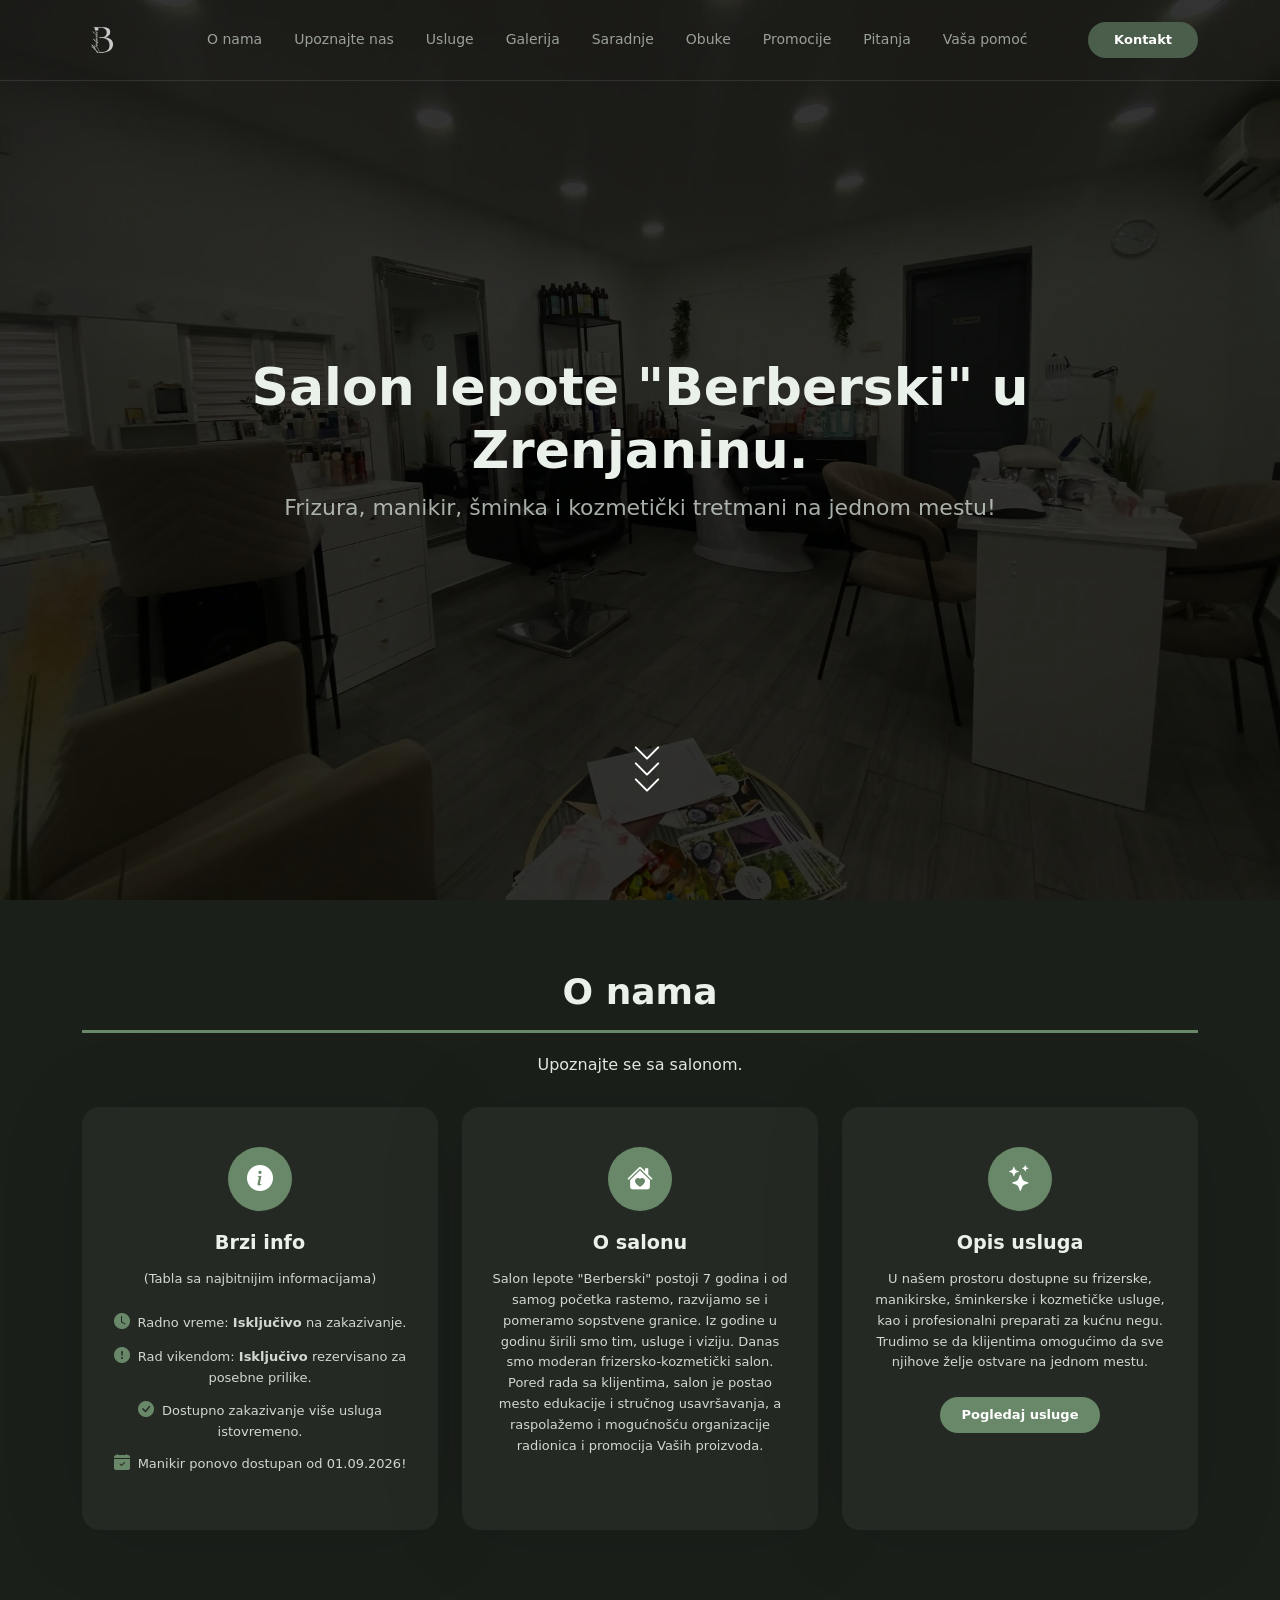
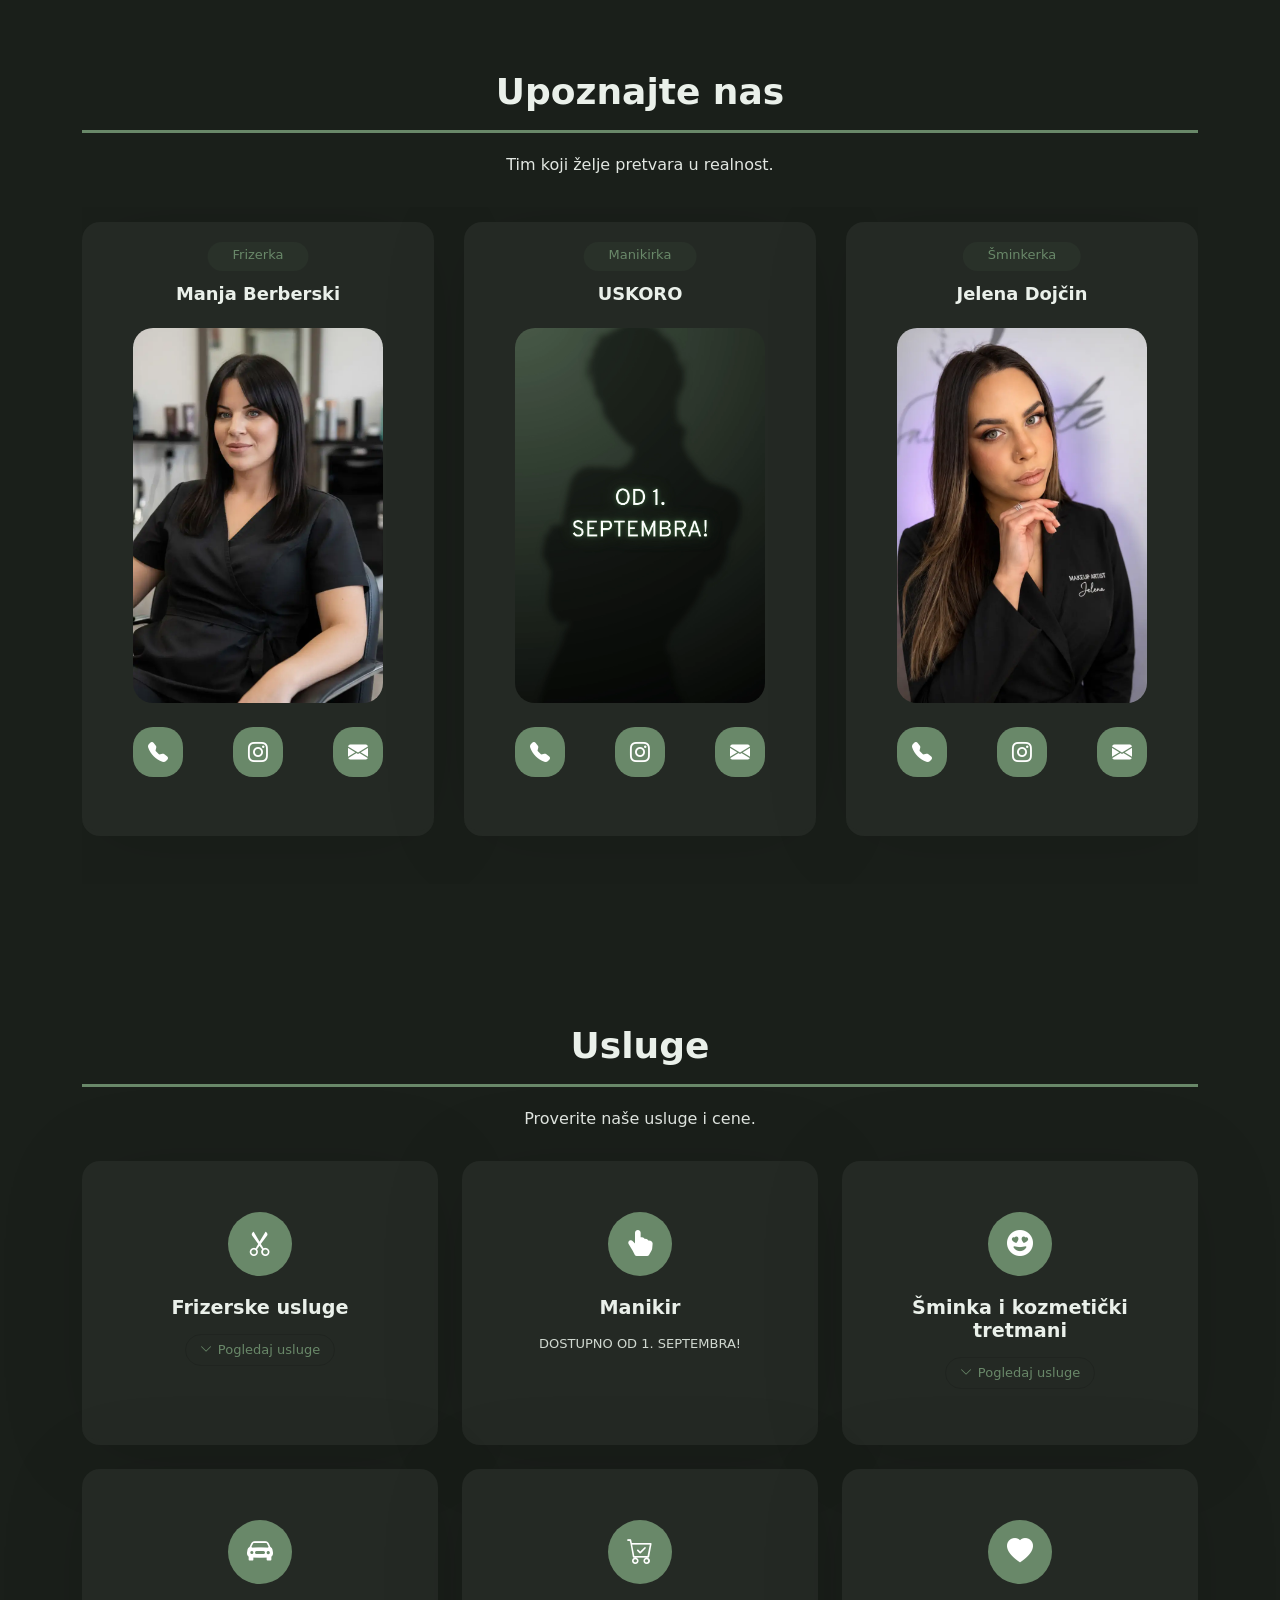
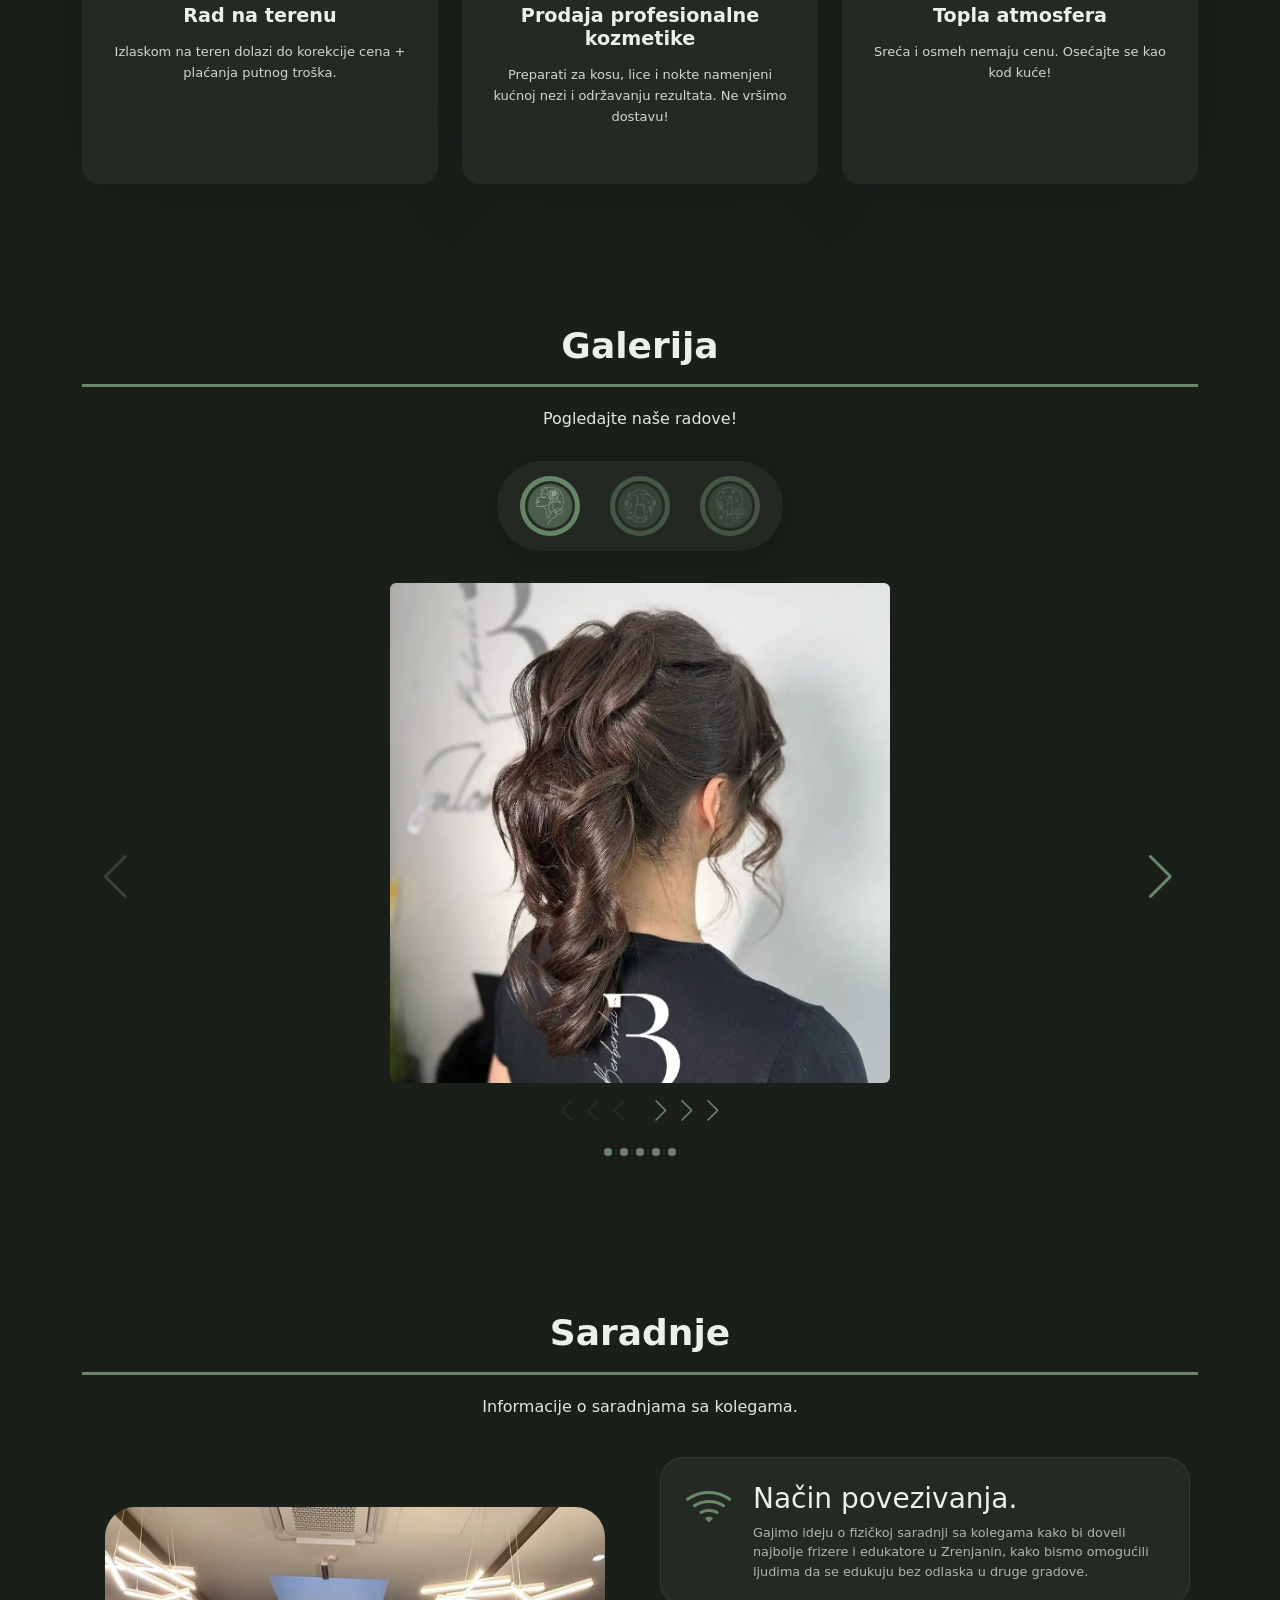
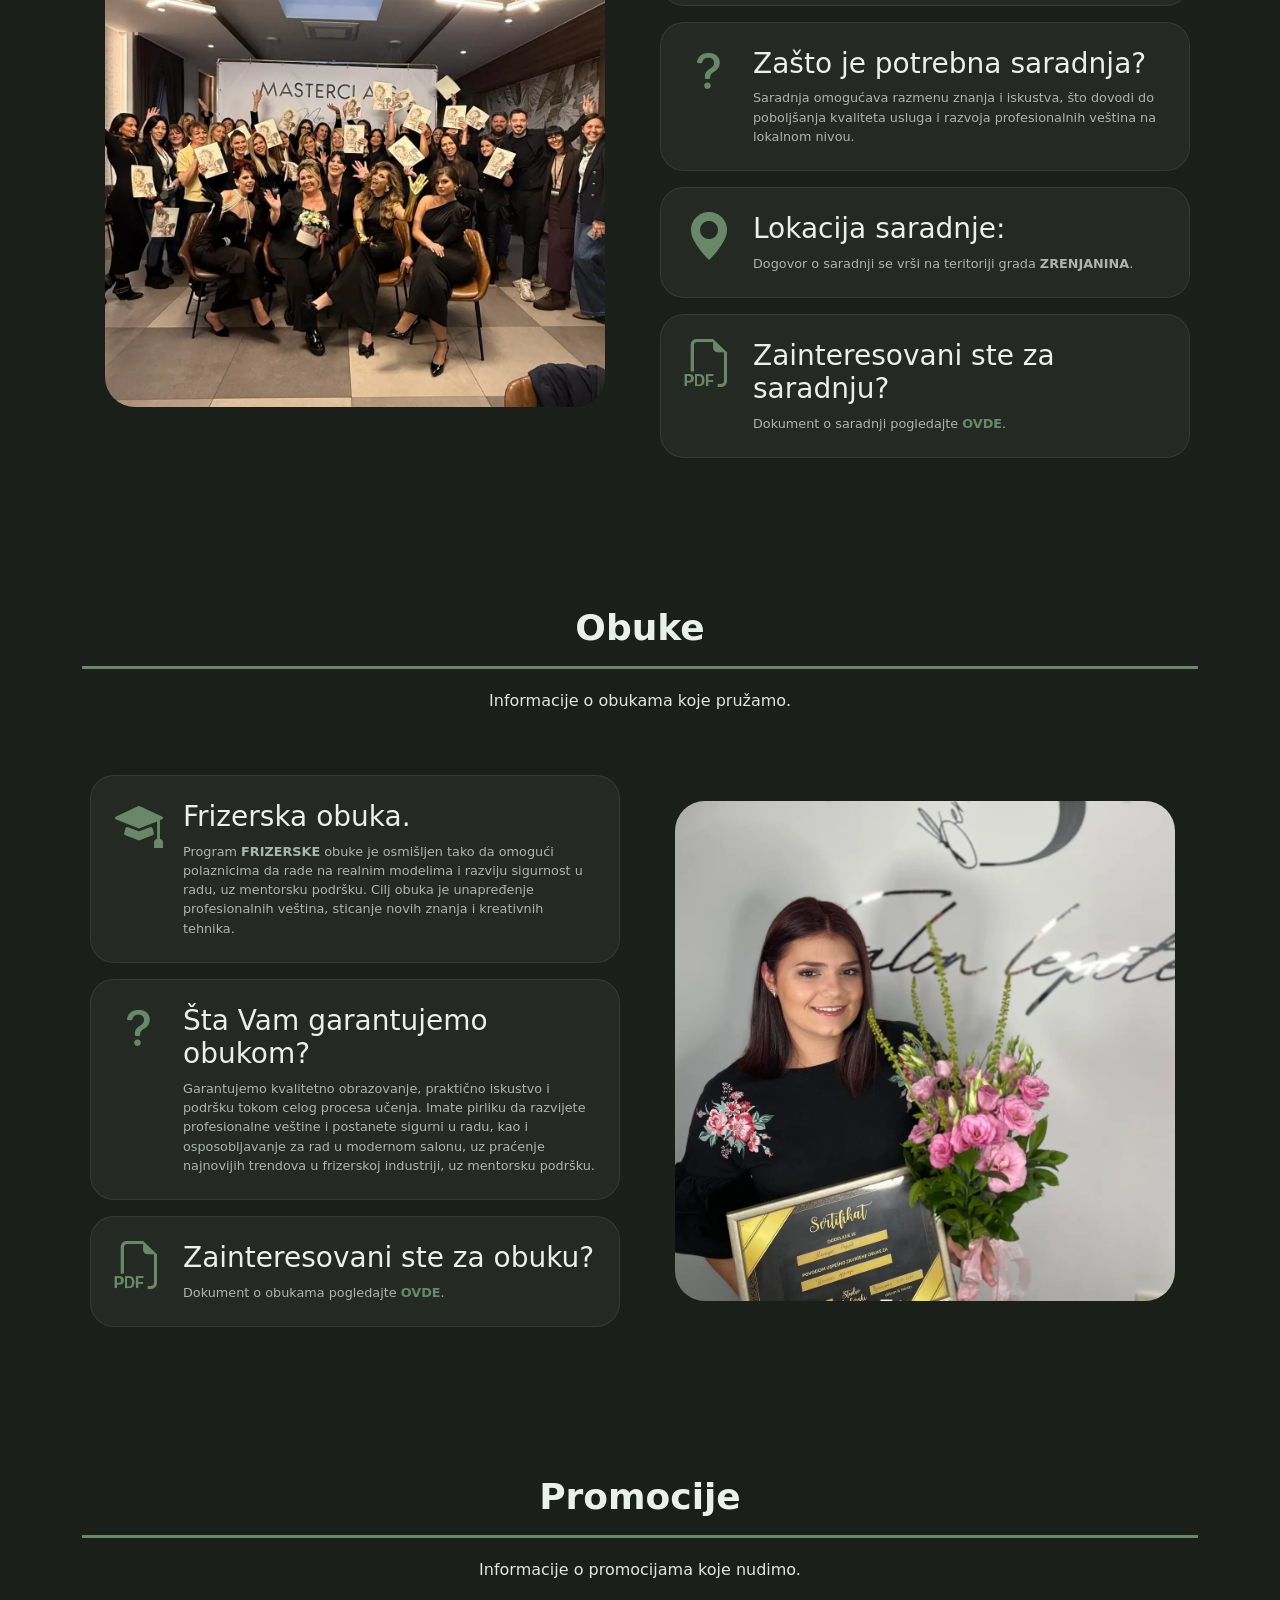
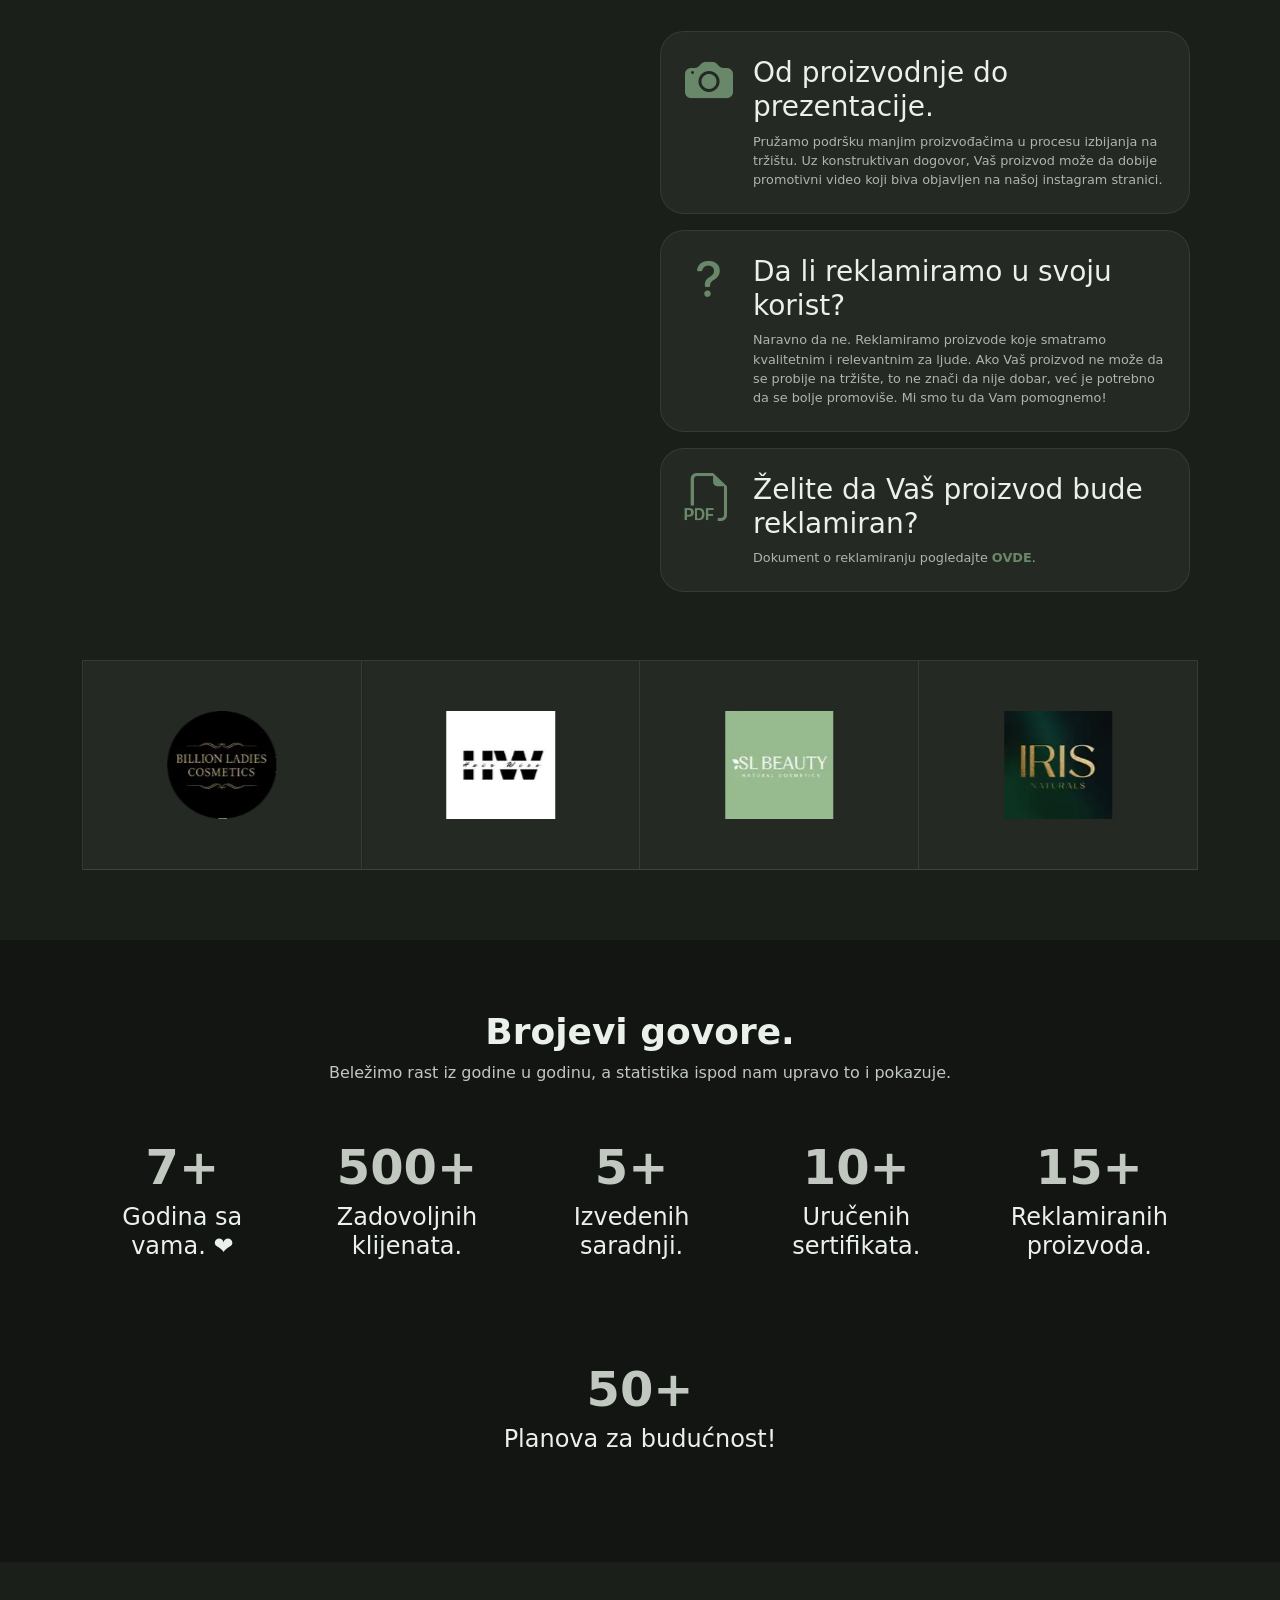
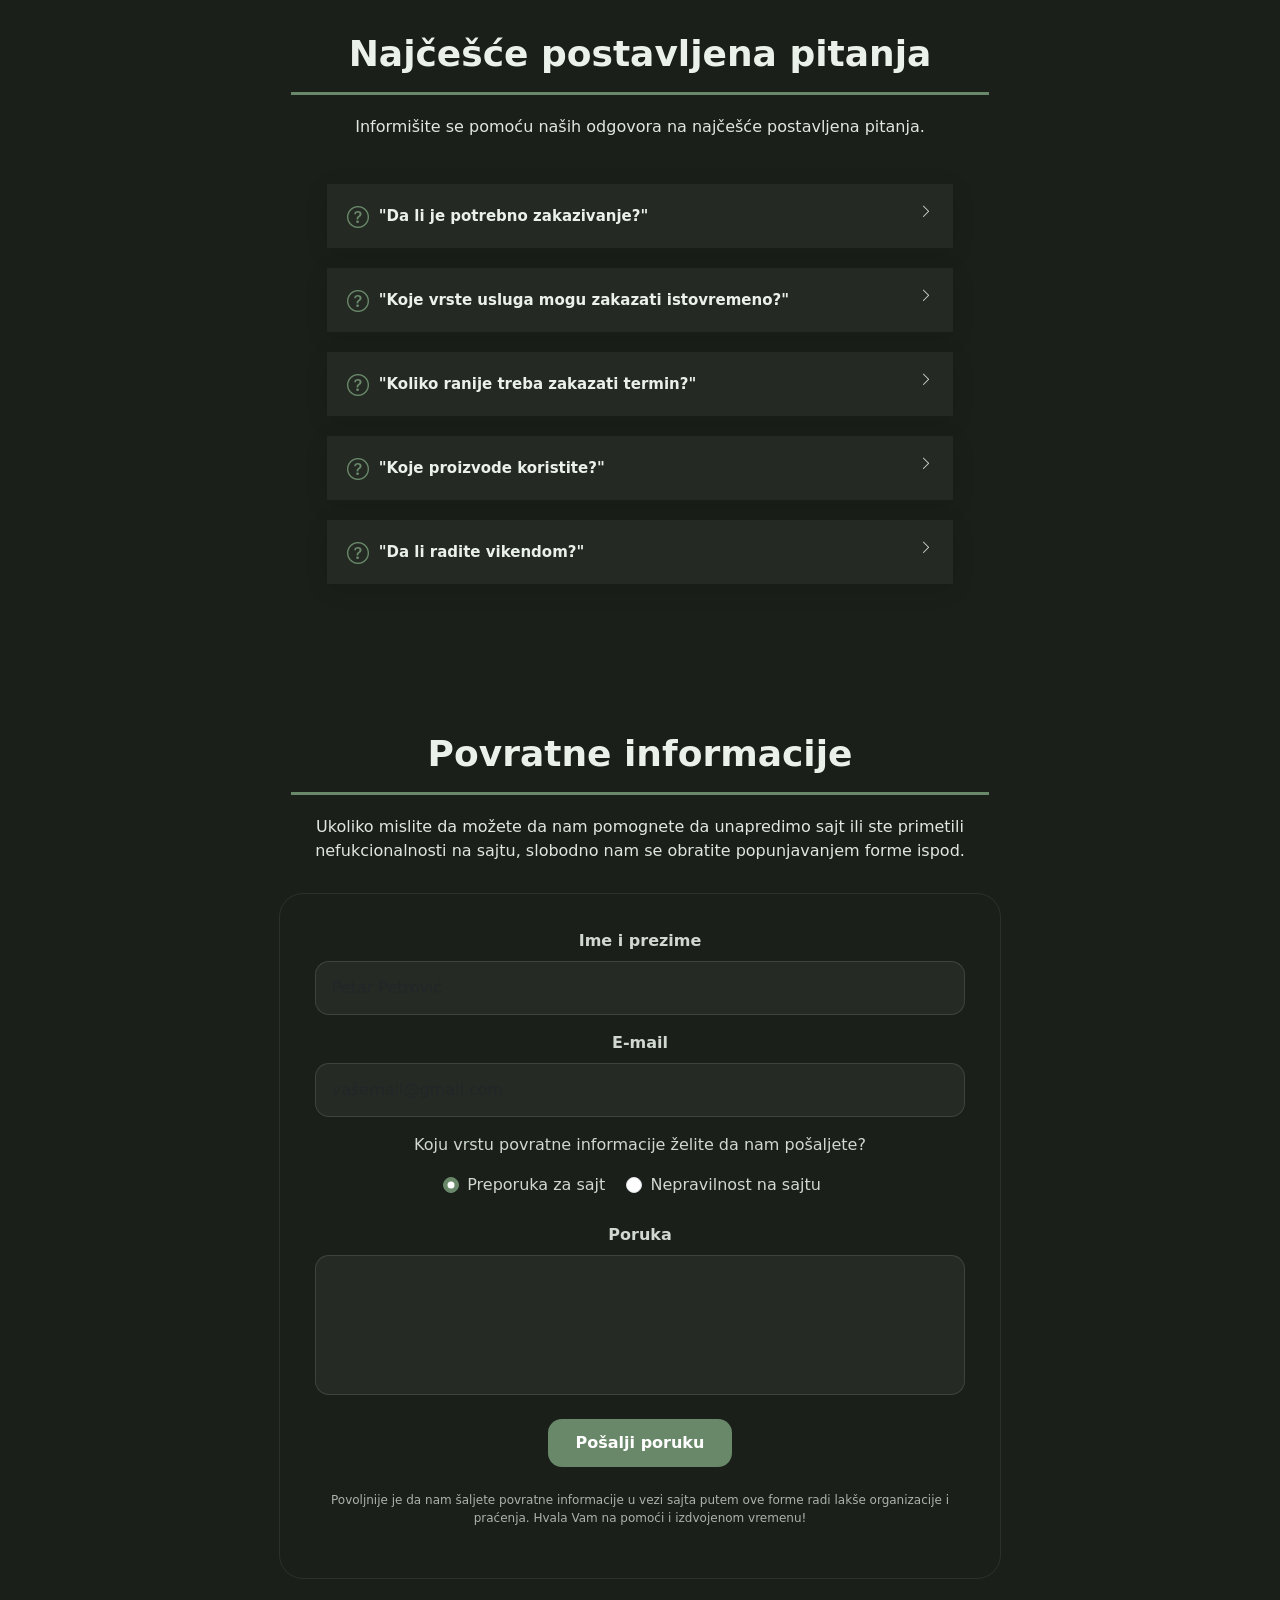
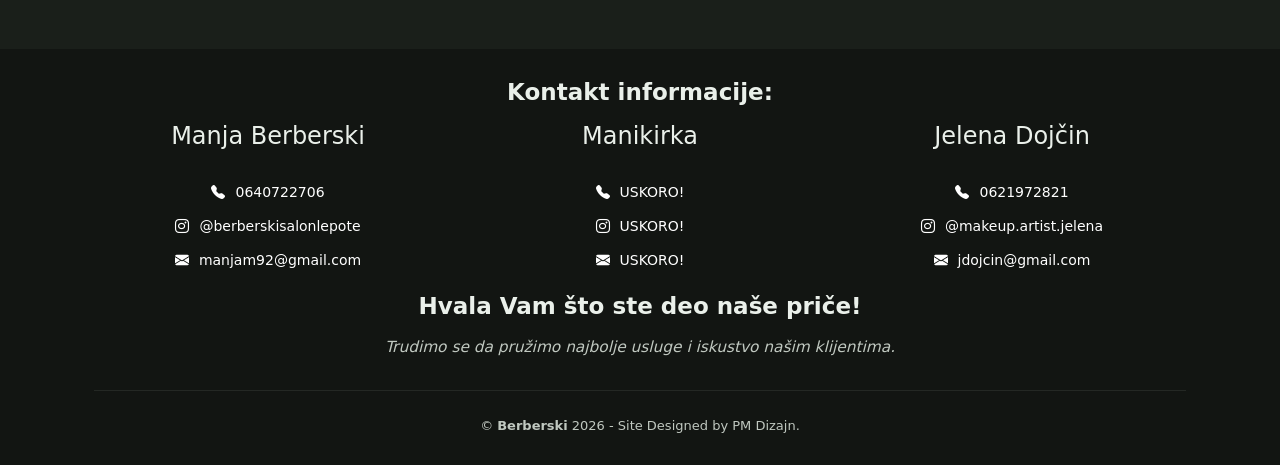
<file: index.html>
<!DOCTYPE html>
<html lang="sr">
<head>
  <meta charset="utf-8">
  <meta content="width=device-width, initial-scale=1.0" name="viewport">
  <title>Salon lepote Berberski | Frizer, manikir i šminka u Zrenjaninu</title>

  <meta property="og:site_name" content="Berberski">
  <meta property="og:title" content="Salon lepote Berberski" />
  <meta property="og:description" content="Frizersko-kozmetički salon u Zrenjaninu!" />
  <meta property="og:image" content="https://berberski.rs/assets/img/logo/BerberskiShareLogo.png">
  <meta property="og:image:type" content="image/png">
  <meta property="og:image:width" content="1200">
  <meta property="og:image:height" content="630">
  <meta property="og:type" content="website">
  <meta property="og:url" content="https://berberski.rs" />
  <meta property="og:locale" content="sr_RS">

  <meta name="description" content="Salon lepote Berberski u Zrenjaninu pruža profesionalne frizerske usluge, manikir, šminkanje i kozmetičke tretmane. Zakažite termin i uživajte u vrhunskoj nezi i prijatnoj atmosferi.">
  <meta name="robots" content="index, follow">
  <meta name="theme-color" content="#4B5D4B">

  <link rel="canonical" href="https://berberski.rs/">
  <link rel="preload" as="image" href="assets/img/background/salon.webp">

  <!-- Favicons -->
  <link rel="icon" href="/favicon.ico" sizes="any">
  <link rel="icon" href="/assets/img/logo/Berberski.svg" type="image/svg+xml">
  <link rel="apple-touch-icon" sizes="180x180" href="https://berberski.rs/assets/img/logo/BerberskiSiteTitleLogo.png">

  <!-- Vendor CSS Files -->
  <link href="assets/vendor/bootstrap/css/bootstrap.min.css" rel="stylesheet">
  <link href="assets/vendor/bootstrap-icons/bootstrap-icons.css" rel="stylesheet">
  <link href="assets/vendor/aos/aos.css" rel="stylesheet">
  <link href="assets/vendor/swiper/swiper-bundle.min.css" rel="stylesheet">

  <!-- Main CSS File -->
  <link href="assets/css/main.css" rel="stylesheet">

  <script type="application/ld+json">
      {
      "@context": "https://schema.org",
      "@type": "BeautySalon",
      "name": "Salon lepote Berberski",
      "url": "https://berberski.rs",
      "image": "https://berberski.rs/assets/img/logo/BerberskiShareLogo.png",
      "telephone": "+381640722706",
      "address": {
        "@type": "PostalAddress",
        "addressLocality": "Zrenjanin",
        "addressCountry": "RS"
      }
    }
  </script>
</head>

<body class="index-page">

  <header id="header" class="header d-flex align-items-center fixed-top">
    <div class="container position-relative d-flex align-items-center justify-content-between">

      <a href="index.html" class="logo d-flex align-items-center me-auto me-xl-0">
        <img src="assets/img/logo/BerberskiSiteLogo.svg" loading="eager" fetchpriority="high" alt="Logo salona lepote Berberski" width="auto" height="auto">
      </a>

      <nav id="navmenu" class="navmenu">
        <ul class="navmenu-list">
          <li><a href="#onama" aria-label="Pogledaj informacije o nama">O nama</a></li>
          <li><a href="#upoznajtenas" aria-label="Pogledaj informacije o radnicima">Upoznajte nas</a></li>
          <li><a href="#usluge" aria-label="Pogledaj usluge">Usluge</a></li>
          <li><a href="#galerija" aria-label="Pogledaj galeriju">Galerija</a></li>
          <li><a href="#saradnje" aria-label="Pogledaj informacije o saradnjama">Saradnje</a></li>
          <li><a href="#obuke" aria-label="Pogledaj informacije o obukama">Obuke</a></li>
          <li><a href="#promocije" aria-label="Pogledaj informacije o promocijama">Promocije</a></li>
          <li><a href="#pitanja" aria-label="Pogledaj pitanja">Pitanja</a></li>
          <li><a href="#vasapomoc" aria-label="Povratne informacije">Vaša pomoć</a></li>
        </ul>
        <i class="mobile-nav-toggle d-xl-none bi bi-list d-flex" aria-hidden="true"></i>
      </nav>

       <a class="cta-btn" href="#kontakt" aria-label="Kontaktirajte nas">Kontakt</a>

    </div>
  </header>
  <main class="main">

    <!-- Hero Section -->
    <section id="hero" class="hero section">

      <img src="assets/img/background/salon.webp" loading="eager" fetchpriority="high" alt="Slika salona lepote Berberski" data-aos="fade-in" width="1920" height="1080">
      <div class="container flex-column d-flex">
        <div class="container d-flex flex-column align-items-center text-center">
          <h2 data-aos="fade-up">Salon lepote "Berberski" u Zrenjaninu.</h2>
          <p data-aos="fade-up" data-aos-delay="100">Frizura, manikir, šminka i kozmetički tretmani na jednom mestu!</p>
          <div class="d-flex flex-column align-items-center scroll-down scroll-down-arrows" data-aos="fade-up" data-aos-delay="300">
            <i data-aos="fade-up" data-aos-delay="250" class="bi bi-chevron-down scroll-down-arrow" aria-hidden="true"></i>
            <i data-aos="fade-up" data-aos-delay="300" class="bi bi-chevron-down scroll-down-arrow" aria-hidden="true"></i>
            <i data-aos="fade-up" data-aos-delay="350" class="bi bi-chevron-down scroll-down-arrow" aria-hidden="true"></i>
          </div>
        </div>
      </div>
      
    </section><!-- /Hero Section -->

    <section id="onama" class="about section">

      <div class="container section-title d-flex flex-column" data-aos="fade-up">
        <h2>O nama</h2>
        <p>Upoznajte se sa salonom.</p>
      </div>

      <div class="container">
        <div class="row gy-4">

          <div class="col-lg-4" data-aos="fade-up" data-aos-delay="100">
            <div class="about-card h-100">
              <div class="icon"><i class="bi bi-info-circle-fill"></i></div>
              <h3>Brzi info</h3>
              <p>(Tabla sa najbitnijim informacijama)</p>
              <ul class="about-card-list d-flex justify-content-center flex-column align-items-center">
                <li><i class="bi bi-clock-fill"></i><span>Radno vreme: <b>Isključivo</b> na zakazivanje.</span></li>
                <li><i class="bi bi-exclamation-circle-fill"></i><span>Rad vikendom: <b>Isključivo</b> rezervisano za posebne prilike.</span></li>
                <li><i class="bi bi-check-circle-fill"></i><span>Dostupno zakazivanje više usluga istovremeno.</span></li>
                <li><i class="bi bi-calendar-check-fill"></i><span>Manikir ponovo dostupan od 01.09.2026!</span></li>
              </ul>
            </div>
          </div>

          <div class="col-lg-4" data-aos="fade-up" data-aos-delay="200">
            <div class="about-card h-100">
              <div class="icon"><i class="bi bi-house-heart-fill"></i></div>
              <h3>O salonu</h3>
              <p>Salon lepote "Berberski" postoji 7 godina i od samog početka rastemo, razvijamo se i pomeramo sopstvene granice. Iz godine u godinu širili smo tim, usluge i viziju. Danas smo moderan frizersko-kozmetički salon. Pored rada sa klijentima, salon je postao mesto edukacije i stručnog usavršavanja, a raspolažemo i mogućnošću organizacije radionica i promocija Vaših proizvoda.</p>
            </div>
          </div>

          <div class="col-lg-4" data-aos="fade-up" data-aos-delay="300">
            <div class="about-card h-100">
              <div class="icon"><i class="bi bi-stars"></i></div>
              <h3>Opis usluga</h3>
              <p>U našem prostoru dostupne su frizerske, manikirske, šminkerske i kozmetičke usluge, kao i profesionalni preparati za kućnu negu. Trudimo se da klijentima omogućimo da sve njihove želje ostvare na jednom mestu.</p>
              <a href="#usluge" class="about-card-btn mt-4" aria-label="Pogledaj usluge">Pogledaj usluge</a>
            </div>
          </div>

        </div>
      </div>

    </section>

    <!-- Workers Section -->
    <section id="upoznajtenas" class="workers section">

      <!-- Section Title -->
      <div class="container section-title justify-content-center" data-aos="fade-up">
        <h2>Upoznajte nas</h2>
        <p>Tim koji želje pretvara u realnost.</p>
      </div><!-- End Section Title -->

      <div class="container">

        <div class="row gy-4 d-flex justify-content-center align-items-center">
          <div class="col-12" data-aos="fade-up" data-aos-delay="100">
            <div class="swiper js-swiper pb-5">
              <div class="swiper-wrapper">

                <div class="swiper-slide">
                  <div class="worker-item">
                    <p class="recommended-badge">Frizerka</p>
                    <h3>Manja Berberski</h3>
                    <img src="/assets/img/tim/manja.webp" loading="lazy" alt="Frizerka Manja Berberski" width="820" height="1400">
                    <div class="social-links d-flex mt-4 mb-4">
                      <a href="tel:+381640722706" aria-label="Telefonski kontakt sa Manjom"><i class="bi bi-telephone-fill"></i></a>
                      <a href="https://www.instagram.com/berberskisalonlepote" target="_blank" aria-label="Instagram kontakt sa Manjom"><i class="bi bi-instagram"></i></a>
                      <a href="mailto:manjam92@gmail.com" target="_blank" aria-label="E-mail kontakt sa Manjom"><i class="bi bi-envelope-fill"></i></a>
                    </div>
                  </div>
                </div>

                <div class="swiper-slide">
                  <div class="worker-item">
                    <p class="recommended-badge">Manikirka</p>
                    <h3>USKORO</h3>
                    <img src="/assets/img/tim/septembar.webp" alt="Manikirka" width="820" height="1400">
                    <div class="social-links d-flex mt-4 mb-4">
                      <a><i class="bi bi-telephone-fill"></i></a>
                      <a><i class="bi bi-instagram"></i></a>
                      <a><i class="bi bi-envelope-fill"></i></a>
                    </div>
                  </div>
                </div>

                <div class="swiper-slide">
                  <div class="worker-item">
                    <p class="recommended-badge">Šminkerka</p>
                    <h3>Jelena Dojčin</h3>
                    <img src="/assets/img/tim/jelena.webp" alt="Šminkerka Jelena Dojčin" width="828" height="1365">
                    <div class="social-links d-flex mt-4 mb-4">
                      <a href="tel:+381621972821" aria-label="Telefonski kontakt sa Jelenom"><i class="bi bi-telephone-fill"></i></a>
                      <a href="https://www.instagram.com/makeup.artist.jelena" target="_blank" aria-label="Instagram profil Jelene Dojčin"><i class="bi bi-instagram"></i></a>
                      <a href="mailto:jdojcin@gmail.com" target="_blank" aria-label="E-mail kontakt sa Jelenom"><i class="bi bi-envelope-fill"></i></a>
                    </div>
                  </div>
                </div>

              </div><!-- /.swiper-wrapper -->

              <div class="swiper-pagination"></div>

              <div class="chevron-nav d-flex gap-3 d-lg-none flex-row align-items-center justify-content-center">
                <div class="chevron-group chevron-group-left d-flex">
                  <i class="bi bi-chevron-left"></i>
                  <i class="bi bi-chevron-left"></i>
                  <i class="bi bi-chevron-left"></i>
                </div>
                <div class="chevron-group chevron-group-right d-flex">
                  <i class="bi bi-chevron-right"></i>
                  <i class="bi bi-chevron-right"></i>
                  <i class="bi bi-chevron-right"></i>
                </div>
              </div>

            </div><!-- /.swiper -->
          </div>
        </div>

      </div>

    </section><!-- /Workers Section -->

    <!-- Services Section -->
    <section id="usluge" class="services section">

      <div class="container section-title" data-aos="fade-up">
        <h2>Usluge</h2>
        <p>Proverite naše usluge i cene.</p>
      </div>

      <div class="container">
        <div class="row gy-4">

          <!-- Frizerske usluge -->
          <div class="col-lg-4 col-md-6" data-aos="fade-up" data-aos-delay="100">
            <div class="service-item">
              <div class="icon">
                <i class="bi bi-scissors" aria-hidden="true"></i>
              </div>
              <h3>Frizerske usluge</h3>
              <button class="service-toggle collapsed" data-bs-toggle="collapse" data-bs-target="#collapse-frizeraj" aria-expanded="false" aria-controls="collapse-frizeraj">
                <i class="bi bi-chevron-down"></i> Pogledaj usluge
              </button>
              <div class="collapse" id="collapse-frizeraj">
                <ul class="service-price-list">
                  <li><span>Žensko/muško šišanje</span><span>2000/700rsd</span></li>
                  <li><span>Feniranje</span><span>850/950/1250rsd</span></li>
                  <li><span>Uslužno farbanje</span><span>900rsd</span></li>
                  <li><span>Farbanje cele kose (izrastak + preliv)</span><span>3000/4500/4800/5500rsd</span></li>
                  <li><span>Pramenovi kratka kosa</span><span>6000-7000rsd</span></li>
                  <li><span>Pramenovi srednja</span><span>9000-11000rsd</span></li>
                  <li><span>Pramenovi duga</span><span>12000-14000rsd</span></li>
                  <li><span>Pramenovi extra duga</span><span>14000-18000rsd</span></li>
                  <li><span>Frizure</span><span>3000-10000rsd</span></li>
                </ul>
              </div>
            </div>
          </div>

          <!-- Manikir -->
          <div class="col-lg-4 col-md-6" data-aos="fade-up" data-aos-delay="100">
            <div class="service-item position-relative">
              <div class="icon">
                <i class="bi bi-hand-index-thumb-fill" aria-hidden="true"></i>
              </div>
              <h3>Manikir</h3>
              <!--<button class="service-toggle collapsed" data-bs-toggle="collapse" data-bs-target="#collapse-manikir" aria-expanded="false" aria-controls="collapse-manikir">
                <i class="bi bi-chevron-down"></i> Pogledaj usluge
              </button>
              <div class="collapse" id="collapse-manikir">
                <ul class="service-price-list">
                  <li><span>Manikir bez pokrivanja</span><span>700rsd</span></li>
                  <li><span>Korekcija</span><span>1900rsd</span></li>
                  <li><span>French/Ombre</span><span>200rsd</span></li>
                  <li><span>Skidanje tuđeg gela</span><span>200rsd</span></li>
                  <li><span>Muški manikir</span><span>1000rsd</span></li>
                  <li><span>Spa za ruke</span><span>800rsd</span></li>
                  <li><b>Ne radimo nadogranju noktiju!</b></li>
                </ul>
              </div>-->
              <p>DOSTUPNO OD 1. SEPTEMBRA!</p>
            </div>
          </div>

           <!-- Šminkersko-kozmetički tretmani -->
          <div class="col-lg-4 col-md-6" data-aos="fade-up" data-aos-delay="200">
            <div class="service-item position-relative">
              <div class="icon">
                <i class="bi bi-emoji-heart-eyes-fill" aria-hidden="true"></i>
              </div>
              <h3>Šminka i kozmetički tretmani</h3>
              <button class="service-toggle collapsed" data-bs-toggle="collapse" data-bs-target="#collapse-kozmeticki" aria-expanded="false" aria-controls="collapse-kozmeticki">
                <i class="bi bi-chevron-down"></i> Pogledaj usluge
              </button>
              <div class="collapse" id="collapse-kozmeticki">
                <ul class="service-price-list">
                  <li><span>Šminkanje</span><span>3500rsd</span></li>
                  <li><span>Laminacija obrva</span><span>2000rsd</span></li>
                  <li><span>Laminacija trepavica</span><span>2500rsd</span></li>
                  <li><span>Oblikovanje obrva</span><span>500rsd</span></li>
                  <li><span>Farbanje obrva</span><span>500rsd</span></li>
                  <li><span>Depilacija nausnica/brade</span><span>500rsd</span></li>
                  <li><span>Lash & brow lift</span><span>4000rsd</span></li>
                </ul>
              </div>
            </div>
          </div>

          <!-- Rad na terenu -->
          <div class="col-lg-4 col-md-6" data-aos="fade-up" data-aos-delay="200">
            <div class="service-item position-relative">
              <div class="icon">
                <i class="bi bi-car-front-fill" aria-hidden="true"></i>
              </div>
              <h3>Rad na terenu</h3>
              <p>Izlaskom na teren dolazi do korekcije cena + plaćanja putnog troška.</p>
            </div>
          </div>

          <!-- Prodaja kozmetike -->
          <div class="col-lg-4 col-md-6" data-aos="fade-up" data-aos-delay="200">
            <div class="service-item position-relative">
              <div class="icon">
                <i class="bi bi-cart-check" aria-hidden="true"></i>
              </div>
              <h3>Prodaja profesionalne kozmetike</h3>
              <p>Preparati za kosu, lice i nokte namenjeni kućnoj nezi i održavanju rezultata. Ne vršimo dostavu!</p>
            </div>
          </div>

          <!-- Topla atmosfera -->
          <div class="col-lg-4 col-md-6" data-aos="fade-up" data-aos-delay="200">
            <div class="service-item position-relative">
              <div class="icon">
                <i class="bi bi-heart-fill" aria-hidden="true"></i>
              </div>
              <h3>Topla atmosfera</h3>
              <p>Sreća i osmeh nemaju cenu. Osećajte se kao kod kuće!</p>
            </div>
          </div>

        </div>
      </div>

    </section>

    <section id="galerija" class="gallery section"><!-- Gallery Section -->

      <div class="container section-title" data-aos="fade-up">
        <h2>Galerija</h2>
        <p>Pogledajte naše radove!</p>
      </div>

      <div class="container">

        <div class="container">
          <div class="row g-3 justify-content-center">

        <!-- MOBILE SWIPER -->
        <div class="d-xxl-none mb-3 d-flex justify-content-center align-items-center gallery-type flex-row" data-aos="fade-up" data-aos-delay="100">
          <button class="gallery-type-button gallery-type-button-active" aria-label="Prikaz frizura"><img src="assets/img/galleryicons/Hair.webp" alt="" class="gallery-type" width="1920" height="auto"></button>
          <button class="gallery-type-button" aria-label="Prikaz manikira"><img src="assets/img/galleryicons/Nails.webp" alt="" class="gallery-type" width="1920" height="auto"></button>
          <button class="gallery-type-button" aria-label="Prikaz šminke"><img src="assets/img/galleryicons/Makeup.webp" alt="" class="gallery-type" width="1920" height="auto"></button>
        </div>

        <div class="d-xxl-flex flex-xxl-row">

          <div class="swiper init-swiper gallerySwiper pb-5 mobile-gallery-active js-swiper" data-aos="fade-up" data-aos-delay="200">

              <div class="swiper-wrapper">

                <div class="swiper-slide">
                  <img src="assets/img/examples/manjinklijent1.webp" loading="lazy" class="img-fluid rounded" alt="Frizura prvog klijenta u salonu Berberski Zrenjanin" width="auto" height="auto">
                </div>

                <div class="swiper-slide">
                  <img src="assets/img/examples/manjinklijent2.webp" class="img-fluid rounded" alt="Frizura drugog klijenta u salonu Berberski Zrenjanin" width="auto" height="auto">
                </div>

                <div class="swiper-slide">
                  <img src="assets/img/examples/manjinklijent3.webp" class="img-fluid rounded" alt="Frizura trećeg klijenta u salonu Berberski Zrenjanin" width="auto" height="auto">
                </div>

                <div class="swiper-slide">
                  <img src="assets/img/examples/manjinklijent4.webp" class="img-fluid rounded" alt="Frizura četvrtog klijenta u salonu Berberski Zrenjanin" width="auto" height="auto">
                </div>

                <div class="swiper-slide">
                  <img src="assets/img/examples/manjinklijent5.webp" class="img-fluid rounded" alt="Frizura petog klijenta u salonu Berberski Zrenjanin" width="auto" height="auto">
                </div>

              </div>

              <div class="swiper-pagination"></div>
              <div class="chevron-nav d-flex gap-3 d-xxl-none flex-row align-items-center justify-content-center">
                <div class="chevron-group chevron-group-left d-flex">
                  <i class="bi bi-chevron-left"></i>
                  <i class="bi bi-chevron-left"></i>
                  <i class="bi bi-chevron-left"></i>
                </div>
                <div class="chevron-group chevron-group-right d-flex">
                  <i class="bi bi-chevron-right"></i>
                  <i class="bi bi-chevron-right"></i>
                  <i class="bi bi-chevron-right"></i>
                </div>
              </div>
              <div class="swiper-button-prev d-lg-block d-xxl-block d-none"></div>
              <div class="swiper-button-next d-lg-block d-xxl-block d-none"></div>

            </div>

            <div class="swiper init-swiper gallerySwiper d-xxl-block pb-5 mobile-gallery js-swiper" data-aos="fade-up" data-aos-delay="200">

              <div class="swiper-wrapper">

                <div class="swiper-slide">
                  <img src="assets/img/examples/septembarnokti.webp" loading="lazy" alt="Manikir kod prvog klijenta u salonu Berberski Zrenjanin" width="1080" height="1440">
                </div>

                <div class="swiper-slide">
                  <img src="assets/img/examples/septembarnokti.webp" loading="lazy" alt="Manikir kod prvog klijenta u salonu Berberski Zrenjanin" width="1080" height="1440">
                </div>

                <div class="swiper-slide">
                  <img src="assets/img/examples/septembarnokti.webp" loading="lazy" alt="Manikir kod prvog klijenta u salonu Berberski Zrenjanin" width="1080" height="1440">
                </div>

                <div class="swiper-slide">
                  <img src="assets/img/examples/septembarnokti.webp" loading="lazy" alt="Manikir kod prvog klijenta u salonu Berberski Zrenjanin" width="1080" height="1440">
                </div>

                <div class="swiper-slide">
                  <img src="assets/img/examples/septembarnokti.webp" loading="lazy" alt="Manikir kod prvog klijenta u salonu Berberski Zrenjanin" width="1080" height="1440">
                </div>

                <!--<div class="swiper-slide">
                  <img src="assets/img/examples/aninklijent2.webp" class="img-fluid rounded" alt="Manikir kod drugog klijenta u salonu Berberski Zrenjanin" width="auto" height="auto">
                </div>

                <div class="swiper-slide">
                  <img src="assets/img/examples/aninklijent3.webp" class="img-fluid rounded" alt="Manikir kod trećeg klijenta u salonu Berberski Zrenjanin" width="auto" height="auto">
                </div>

                <div class="swiper-slide">
                  <img src="assets/img/examples/aninklijent4.webp" class="img-fluid rounded" alt="Manikir kod četvrtog klijenta u salonu Berberski Zrenjanin" width="auto" height="auto">
                </div>

                <div class="swiper-slide">
                  <img src="assets/img/examples/aninklijent5.webp" class="img-fluid rounded" alt="Manikir kod petog klijenta u salonu Berberski Zrenjanin" width="auto" height="auto">
                </div>-->

              </div>

              <div class="swiper-pagination"></div>
              <div class="chevron-nav d-flex gap-3 d-xxl-none flex-row align-items-center justify-content-center">
                <div class="chevron-group chevron-group-left d-flex">
                  <i class="bi bi-chevron-left"></i>
                  <i class="bi bi-chevron-left"></i>
                  <i class="bi bi-chevron-left"></i>
                </div>
                <div class="chevron-group chevron-group-right d-flex">
                  <i class="bi bi-chevron-right"></i>
                  <i class="bi bi-chevron-right"></i>
                  <i class="bi bi-chevron-right"></i>
                </div>
              </div>
              <div class="swiper-button-prev d-lg-block d-xxl-block d-none"></div>
              <div class="swiper-button-next d-lg-block d-xxl-block d-none"></div>

            </div>

            <div class="swiper init-swiper gallerySwiper d-xxl-block pb-5 mobile-gallery js-swiper" data-aos="fade-up" data-aos-delay="200">

              <div class="swiper-wrapper">

                <div class="swiper-slide">
                  <img src="assets/img/examples/jeleninklijent1.webp" loading="lazy" class="img-fluid rounded" alt="Šminka prvog klijenta u salonu Berberski Zrenjanin" width="auto" height="auto">
                </div>

                <div class="swiper-slide">
                  <img src="assets/img/examples/jeleninklijent2.webp" class="img-fluid rounded" alt="Šminka drugog klijenta u salonu Berberski Zrenjanin" width="auto" height="auto">
                </div>

                <div class="swiper-slide">
                  <img src="assets/img/examples/jeleninklijent3.webp" class="img-fluid rounded" alt="Šminka trećeg klijenta u salonu Berberski Zrenjanin" width="auto" height="auto">
                </div>

                <div class="swiper-slide">
                  <img src="assets/img/examples/jeleninklijent4.webp" class="img-fluid rounded" alt="Šminka četvrtog klijenta u salonu Berberski Zrenjanin" width="auto" height="auto">
                </div>

                <div class="swiper-slide">
                  <img src="assets/img/examples/jeleninklijent5.webp" class="img-fluid rounded" alt="Šminka petog klijenta u salonu Berberski Zrenjanin" width="auto" height="auto">
                </div>

              </div>

              <div class="swiper-pagination"></div>
              <div class="chevron-nav d-flex gap-3 d-xxl-none flex-row align-items-center justify-content-center">
                <div class="chevron-group chevron-group-left d-flex">
                  <i class="bi bi-chevron-left"></i>
                  <i class="bi bi-chevron-left"></i>
                  <i class="bi bi-chevron-left"></i>
                </div>
                <div class="chevron-group chevron-group-right d-flex">
                  <i class="bi bi-chevron-right"></i>
                  <i class="bi bi-chevron-right"></i>
                  <i class="bi bi-chevron-right"></i>
                </div>
              </div>
              <div class="swiper-button-prev d-lg-block d-xxl-block d-none"></div>
              <div class="swiper-button-next d-lg-block d-xxl-block d-none"></div>

            </div>

          </div>

        </div>

      </div>

    </section><!-- Gallery Section -->

    <!-- Collabs Section -->
    <section id="saradnje" class="collabs section">

      <div class="container section-title" data-aos="fade-up">
        <h2>Saradnje</h2>
        <p>Informacije o saradnjama sa kolegama.</p>
      </div><!-- End Section Title -->

      <div class="container">

        <div class="row gy-4">

          <div class="collab-image col-lg-6 d-flex align-items-center justify-content-center" data-aos="fade-up" data-aos-delay="100"><img src="assets/img/collabs/masterclass1.webp" loading="lazy" alt="Slika master class-a sa kolegama" width="1200" height="1600"></div>

          <div class="col-lg-6 order-lg-1 d-flex flex-column justify-content-center">

            <div class="collab-item d-flex m-2 p-4" data-aos="fade-up" data-aos-delay="200">
              <i class="bi bi-wifi flex-shrink-0" aria-hidden="true"></i>
              <div>
                <h3>Način povezivanja.</h3>
                <p>Gajimo ideju o fizičkoj saradnji sa kolegama kako bi doveli najbolje frizere i edukatore u Zrenjanin, kako bismo omogućili ljudima da se edukuju bez odlaska u druge gradove.</p>
              </div>
            </div><!-- End Collab Item-->

            <div class="collab-item d-flex m-2 p-4" data-aos="fade-up" data-aos-delay="300">
              <i class="bi bi-question-lg flex-shrink-0" aria-hidden="true"></i>
              <div>
                <h3>Zašto je potrebna saradnja?</h3>
                <p>Saradnja omogućava razmenu znanja i iskustva, što dovodi do poboljšanja kvaliteta usluga i razvoja profesionalnih veština na lokalnom nivou.</p>
              </div>
            </div><!-- End Collab Item-->

            <div class="collab-item d-flex m-2 p-4" data-aos="fade-up" data-aos-delay="400">
              <i class="bi bi-geo-alt-fill flex-shrink-0" aria-hidden="true"></i>
              <div>
                <h3>Lokacija saradnje:</h3>
                <p>Dogovor o saradnji se vrši na teritoriji grada <b>ZRENJANINA</b>.</p>
              </div>
            </div><!-- End Collab Item-->

            <div class="collab-item d-flex m-2 p-4" data-aos="fade-up" data-aos-delay="500">
              <i class="bi bi-filetype-pdf flex-shrink-0" aria-hidden="true"></i>
              <div>
                <h3>Zainteresovani ste za saradnju?</h3>
                <p>Dokument o saradnji pogledajte <b><a href="assets/docs/berberski-saradnje.pdf?v=5" target="_blank">OVDE</a></b>.</p>
              </div>
            </div><!-- End Collab Item-->

          </div>

        </div>

      </div>

    </section><!-- /Collabs Section -->

    <!-- Practices Section -->
    <section id="obuke" class="practices section">

      <div class="container section-title" data-aos="fade-up">
        <h2>Obuke</h2>
        <p>Informacije o obukama koje pružamo.</p>
      </div><!-- End Section Title -->

      <div class="container">

        <div class="row gy-4">

          <div class="practice-image col-lg-6 order-lg-2 d-flex align-items-center justify-content-center" data-aos="fade-up" data-aos-delay="100"><img src="assets/img/practice/sertifikat2.webp" loading="lazy" alt="Slika uspešno završene obuke" width="1200" height="1600"></div>

            <div class="col-lg-6 order-lg-1 d-flex flex-column justify-content-center">

              <div class="practice-item d-flex m-2 p-4" data-aos="fade-up" data-aos-delay="200">
                <i class="bi bi-mortarboard-fill flex-shrink-0" aria-hidden="true"></i>
                <div>
                  <h3>Frizerska obuka.</h3>
                  <p>Program <b>FRIZERSKE</b> obuke je osmišljen tako da omogući polaznicima da rade na realnim modelima i razviju sigurnost u radu, uz mentorsku podršku. Cilj obuka je unapređenje profesionalnih veština, sticanje novih znanja i kreativnih tehnika.</p>
                </div>
              </div><!-- End Practice Item-->

              <div class="practice-item d-flex m-2 p-4" data-aos="fade-up" data-aos-delay="300">
                <i class="bi bi-question-lg flex-shrink-0" aria-hidden="true"></i>
                <div>
                  <h3>Šta Vam garantujemo obukom?</h3>
                  <p>Garantujemo kvalitetno obrazovanje, praktično iskustvo i podršku tokom celog procesa učenja. Imate pirliku da razvijete profesionalne veštine i postanete sigurni u radu, kao i osposobljavanje za rad u modernom salonu, uz praćenje najnovijih trendova u frizerskoj industriji, uz mentorsku podršku.</p>
                </div>
              </div><!-- End Practice Item-->

              <div class="practice-item d-flex m-2 p-4" data-aos="fade-up" data-aos-delay="400">
                <i class="bi bi-filetype-pdf flex-shrink-0" aria-hidden="true"></i>
                <div>
                  <h3>Zainteresovani ste za obuku?</h3>
                  <p>Dokument o obukama pogledajte <b><a href="assets/docs/berberski-frizerska-obuka.pdf?v=4" target="_blank">OVDE</a></b>.</p>
                </div>
              </div><!-- End Practice Item-->

            </div>

          <div>

        </div>

      </div>

    </section><!-- /Practices Section -->

    <!-- Promos Section -->
    <section id="promocije" class="promos section">

      <div class="container section-title" data-aos="fade-up">
        <h2>Promocije</h2>
        <p>Informacije o promocijama koje nudimo.</p>
      </div><!-- End Section Title -->

      <div class="container" data-aos="fade-up">

        <div class="row gy-4">

          <div class="col-lg-6 d-flex justify-content-center align-items-center" data-aos="fade-up" data-aos-delay="100">
            <video 
              src="assets/video/promovideo.mp4"
              autoplay
              playsinline
              muted
              loop
              aria-label="Promotivni video salona Berberski"
            >
            </video>
          </div>

          <div class="col-lg-6 d-flex flex-column justify-content-center" data-aos="fade-up" data-aos-delay="200">
            
            <div class="promo-item d-flex m-2 p-4" data-aos="fade-up" data-aos-delay="300">
              <i class="bi bi-camera-fill flex-shrink-0" aria-hidden="true"></i>
              <div>
                <h3>Od proizvodnje do prezentacije.</h3>
                <p>Pružamo podršku manjim proizvođačima u procesu izbijanja na tržištu. Uz konstruktivan dogovor, Vaš proizvod može da dobije promotivni video koji biva objavljen na našoj instagram stranici.</p>
              </div>
            </div><!-- End Promo Item-->

            <div class="promo-item d-flex m-2 p-4" data-aos="fade-up" data-aos-delay="400">
              <i class="bi bi-question-lg flex-shrink-0" aria-hidden="true"></i>
              <div>
                <h3>Da li reklamiramo u svoju korist?</h3>
                <p>Naravno da ne. Reklamiramo proizvode koje smatramo kvalitetnim i relevantnim za ljude. Ako Vaš proizvod ne može da se probije na tržište, to ne znači da nije dobar, već je potrebno da se bolje promoviše. Mi smo tu da Vam pomognemo!</p>
              </div>
            </div><!-- End Promo Item-->

            <div class="promo-item d-flex m-2 p-4" data-aos="fade-up" data-aos-delay="500">
              <i class="bi bi-filetype-pdf flex-shrink-0" aria-hidden="true"></i>
              <div>
                <h3>Želite da Vaš proizvod bude reklamiran?</h3>
                <p>Dokument o reklamiranju pogledajte <b><a href="assets/docs/berberski-uputstvo-za-reklamiranje.pdf?v=4" target="_blank">OVDE</a></b>.</p>
              </div>
            </div><!-- End Promo Item-->

          </div>

        </div>

        <div class="row g-0 promos-wrap mt-5" data-aos="fade-up">

          <div class="col-12">

            <div class="swiper js-swiper">

              <div class="swiper-wrapper">

                <div class="swiper-slide"><div class="promo-logo-phone"><img src="assets/img/promos/promo-1.webp" loading="lazy" class="img-fluid" alt="Promovisan proizvođač 1"></div></div>
                <div class="swiper-slide"><div class="promo-logo-phone"><img src="assets/img/promos/promo-2.webp" class="img-fluid" alt="Promovisan proizvođač 2"></div></div>
                <div class="swiper-slide"><div class="promo-logo-phone"><img src="assets/img/promos/promo-3.webp" class="img-fluid" alt="Promovisan proizvođač 3"></div></div>
                <div class="swiper-slide"><div class="promo-logo-phone"><img src="assets/img/promos/promo-4.webp" class="img-fluid" alt="Promovisan proizvođač 4"></div></div>
                <div class="swiper-slide"><div class="promo-logo-phone"><img src="assets/img/promos/promo-5.webp" class="img-fluid" alt="Promovisan proizvođač 5"></div></div>
                <div class="swiper-slide"><div class="promo-logo-phone"><img src="assets/img/promos/promo-6.webp" class="img-fluid" alt="Promovisan proizvođač 6"></div></div>
                <div class="swiper-slide"><div class="promo-logo-phone"><img src="assets/img/promos/promo-7.webp" class="img-fluid" alt="Promovisan proizvođač 7"></div></div>
                <div class="swiper-slide"><div class="promo-logo-phone"><img src="assets/img/promos/promo-8.webp" class="img-fluid" alt="Promovisan proizvođač 8"></div></div>

              </div>
              
            </div>

          </div>
          
        </div>

      </div>

    </section><!-- /Promos Section -->

    <!-- Stats Section -->
    <section id="stats" class="stats section darker-background">

      <div class="container position-relative">

        <div class="subheading" data-aos="fade-up">
          <h3>Brojevi govore.</h3>
          <p>Beležimo rast iz godine u godinu, a statistika ispod nam upravo to i pokazuje.</p>
        </div>

        <div class="row gy-4" data-aos="fade-up" data-aos-delay="100">

          <div class="col">
            <div class="stats-item text-center w-100 h-100">
              <div class="d-flex justify-content-center align-items-center">
                <span data-purecounter-start="0" data-purecounter-end="7" data-purecounter-duration="1" class="purecounter"></span><span>+</span>
              </div>
              <h4 data-aos="fade-up" data-aos-delay="150">Godina sa vama. &#10084;</h4>
            </div>
          </div><!-- End Stats Item -->

          <div class="col">
            <div class="stats-item text-center w-100 h-100">
              <div class="d-flex justify-content-center align-items-center">
                <span data-purecounter-start="0" data-purecounter-end="500" data-purecounter-duration="1" class="purecounter"></span><span>+</span>
              </div>
              <h4 data-aos="fade-up" data-aos-delay="150">Zadovoljnih klijenata.</h4>
            </div>
          </div><!-- End Stats Item -->

          <div class="col">
            <div class="stats-item text-center w-100 h-100">
              <div class="d-flex justify-content-center align-items-center">
                <span data-purecounter-start="0" data-purecounter-end="5" data-purecounter-duration="1" class="purecounter"></span><span>+</span>
              </div>
              <h4 data-aos="fade-up" data-aos-delay="150">Izvedenih saradnji.</h4>
            </div>
          </div><!-- End Stats Item -->

          <div class="col">
            <div class="stats-item text-center w-100 h-100">
              <div class="d-flex justify-content-center align-items-center">
                <span data-purecounter-start="0" data-purecounter-end="10" data-purecounter-duration="1" class="purecounter"></span><span>+</span>
              </div>
              <h4 data-aos="fade-up" data-aos-delay="150">Uručenih sertifikata.</h4>
            </div>
          </div><!-- End Stats Item -->

          <div class="col">
            <div class="stats-item text-center w-100 h-100">
              <div class="d-flex justify-content-center align-items-center">
                <span data-purecounter-start="0" data-purecounter-end="15" data-purecounter-duration="1" class="purecounter"></span><span>+</span>
              </div>
              <h4 data-aos="fade-up" data-aos-delay="150">Reklamiranih proizvoda.</h4>
            </div>
          </div><!-- End Stats Item -->

          <div class="col">
            <div class="stats-item text-center w-100 h-100">
              <div class="d-flex justify-content-center align-items-center">
                <span data-purecounter-start="0" data-purecounter-end="50" data-purecounter-duration="1" class="purecounter"></span><span>+</span>
              </div>
              <h4 data-aos="fade-up" data-aos-delay="150">Planova za budućnost!</h4>
            </div>
          </div><!-- End Stats Item -->

        </div>

      </div>

    </section><!-- /Stats Section -->

    <!-- Faq Section -->
    <section id="pitanja" class="faq section">

      <div class="container-fluid">

        <div class="row gy-4 justify-content-center">

          <div class="col-lg-7 d-flex flex-column justify-content-center order-2 order-lg-1 align-items-center">
            
            <div class="container section-title" data-aos="fade-up">
              <h2><span>Najčešće postavljena </span><strong>pitanja</strong></h2>
              <p>Informišite se pomoću naših odgovora na najčešće postavljena pitanja.</p>
            </div><!-- End Section Title -->

            <div class="faq-container px-xl-5" data-aos="fade-up" data-aos-delay="100">

              <div class="faq-item">
                <i class="faq-icon bi bi-question-circle" aria-hidden="true"></i>
                <h3>"Da li je potrebno zakazivanje?"</h3>
                <div class="faq-content">
                  <p>- <b>Obavezno</b> je. Radimo samo sa zakazivanjem unapred kako bismo obezbedili slobodan termin za željenu uslugu.</p>
                </div>
                <i class="faq-toggle bi bi-chevron-right" aria-hidden="true"></i>
              </div><!-- End Faq item-->

              <div class="faq-item">
                <i class="faq-icon bi bi-question-circle" aria-hidden="true"></i>
                <h3>"Koje vrste usluga mogu zakazati istovremeno?"</h3>
                <div class="faq-content">
                  <p>- Možete zakazati bilo koje usluge u istom terminu (npr. feniranje + šminkanje), u zavisnosti od slobodnih mesta i dostupnosti radnica u tom trenutku.</p>
                </div>
                <i class="faq-toggle bi bi-chevron-right" aria-hidden="true"></i>
              </div><!-- End Faq item-->

              <div class="faq-item">
                <i class="faq-icon bi bi-question-circle" aria-hidden="true"></i>
                <h3>"Koliko ranije treba zakazati termin?"</h3>
                <div class="faq-content">
                  <p>- Za obične usluge dovoljno je 1-2 dana ranije, a za šminkanje, svečane frizure i termine vikendom preporučujemo ranije zakazivanje.</p>
                </div>
                <i class="faq-toggle bi bi-chevron-right" aria-hidden="true"></i>
              </div><!-- End Faq item-->

              <div class="faq-item">
                <i class="faq-icon bi bi-question-circle" aria-hidden="true"></i>
                <h3>"Koje proizvode koristite?"</h3>
                <div class="faq-content">
                  <p>- Koristimo profesionalne proizvode visokog i proverenog kvaliteta.</p>
                </div>
                <i class="faq-toggle bi bi-chevron-right" aria-hidden="true"></i>
              </div><!-- End Faq item-->

              <div class="faq-item">
                <i class="faq-icon bi bi-question-circle" aria-hidden="true"></i>
                <h3>"Da li radite vikendom?"</h3>
                <div class="faq-content">
                  <p>- Radimo vikendom kada su posebne prilike.</p>
                </div>
                <i class="faq-toggle bi bi-chevron-right" aria-hidden="true"></i>
              </div><!-- End Faq item-->
              
            </div>

        </div>

      </div>

    </section><!-- /Faq Section -->

    <!-- Feedback Section -->
    <section id="vasapomoc" class="feedback section">

      <div class="container-fluid">

        <div class="row gy-4 justify-content-center">

          <div class="col-lg-7 d-flex flex-column justify-content-center order-2 order-lg-1 align-items-center">
            
            <div class="content pt-2 text-center" data-aos="fade-up">

              <div class="container section-title" data-aos="fade-up" data-aos-delay="100">
                <h2>Povratne informacije</h2>
                <p>Ukoliko mislite da možete da nam pomognete da unapredimo sajt ili ste primetili nefukcionalnosti na sajtu, slobodno nam se obratite popunjavanjem forme ispod.</p>
              </div><!-- End Section Title -->

              <form class="feedback-form"
                    name="feedback"
                    method="POST"
                    data-netlify="true"
                    netlify-honeypot="bot-field"
                    autocomplete="on"
                    data-aos="fade-up" data-aos-delay="200">

                <!-- Obavezno za Netlify -->
                <input type="hidden" name="form-name" value="feedback">

                <p hidden>
                  <label>
                    Nemojte popunjavati ovo polje:
                    <input name="bot-field">
                  </label>
                </p>

                <div class="form-group mb-3">
                  <label for="fullName">Ime i prezime</label>
                  <input type="text" class="form-control" id="fullName" name="fullName" placeholder="Petar Petrović" required oninvalid="this.setCustomValidity('Molimo unesite vaše ime i prezime.')" oninput="this.setCustomValidity('')">
                </div>

                <div class="form-group mb-3">
                  <label for="email">E-mail</label>
                  <input type="email" class="form-control" id="email" name="email" placeholder="vašemail@gmail.com" required oninvalid="this.setCustomValidity('Molimo unesite validan email.')" oninput="this.setCustomValidity('')">
                </div>

                <p>
                  Koju vrstu povratne informacije želite da nam pošaljete?
                </p>

                <div class="mb-3">
                  <div class="form-check form-check-inline">
                    <input class="form-check-input" type="radio" name="feedbackType" value="Preporuka" id="recommendation" checked>
                    <label class="form-check-label" for="recommendation">
                      Preporuka za sajt
                    </label>
                  </div>

                  <div class="form-check form-check-inline">
                    <input class="form-check-input" type="radio" name="feedbackType" value="Nepravilnost na sajtu" id="issue">
                    <label class="form-check-label" for="issue">
                      Nepravilnost na sajtu
                    </label>
                  </div>
                </div>

                <div class="form-group mb-4">
                  <label for="message">Poruka</label>
                  <textarea class="form-control" id="message" name="message" required oninvalid="this.setCustomValidity('Molimo unesite poruku.')" oninput="this.setCustomValidity('')" autocomplete="off"></textarea>
                </div>

                <button type="submit" class="feedback-btn">
                  Pošalji poruku
                </button>

                <p class="feedback-note mt-4">
                  Povoljnije je da nam šaljete povratne informacije u vezi sajta putem ove forme radi lakše organizacije i praćenja. Hvala Vam na pomoći i izdvojenom vremenu!
                </p>

              </form>

          </div>

        </div>

      </div>

    </section><!-- /Feedback Section -->

  </main>

  <footer id="kontakt" class="footer darker-background">
    <div class="container">
      <h3>Kontakt informacije:</h3>
      <div class="d-flex text-center justify-content-center align-items-center flex-lg-row flex-column">
      <div class="container">
        <h4>Manja Berberski</h4>
        <div class="social-links d-flex flex-column px-4 mt-4 mb-3">
          <div class="d-flex align-items-center justify-content-center">
            <a data-bs-toggle="tooltip" href="tel:+381640722706"><i class="bi bi-telephone-fill" aria-hidden="true"></i><span class="contact-option">0640722706</span></a>
          </div>
          <div class="d-flex align-items-center justify-content-center">
            <a data-bs-toggle="tooltip" href="https://www.instagram.com/berberskisalonlepote" target="_blank"><i class="bi bi-instagram" aria-hidden="true"></i><span class="contact-option">@berberskisalonlepote</span></a>
          </div>
          <div class="d-flex align-items-center justify-content-center">
            <a data-bs-toggle="tooltip" href="mailto:manjam92@gmail.com" target="_blank"><i class="bi bi-envelope-fill" aria-hidden="true"></i><span class="contact-option">manjam92@gmail.com</span></a>
          </div>
        </div>
      </div>
      <div class="container">
        <h4>Manikirka</h4>
        <div class="social-links d-flex flex-column px-4 mt-4 mb-3">
          <div class="d-flex align-items-center justify-content-center">
            <a data-bs-toggle="tooltip" href="#"><i class="bi bi-telephone-fill" aria-hidden="true"></i><span class="contact-option">USKORO!</span></a>
          </div>
          <div class="d-flex align-items-center justify-content-center">
            <a data-bs-toggle="tooltip" target="_blank" href="#"><i class="bi bi-instagram" aria-hidden="true"></i><span class="contact-option">USKORO!</span></a>
          </div>
          <div class="d-flex align-items-center justify-content-center">
            <a data-bs-toggle="tooltip" target="_blank" href="#"><i class="bi bi-envelope-fill" aria-hidden="true"></i><span class="contact-option">USKORO!</span></a>
          </div>
        </div>
      </div>
      <div class="container">
        <h4>Jelena Dojčin</h4>
        <div class="social-links d-flex flex-column px-4 mt-4 mb-3">
          <div class="d-flex align-items-center justify-content-center">
            <a data-bs-toggle="tooltip" href="tel:+381621972821"><i class="bi bi-telephone-fill" aria-hidden="true"></i><span class="contact-option">0621972821</span></a>
          </div>
          <div class="d-flex align-items-center justify-content-center">
            <a data-bs-toggle="tooltip" href="https://www.instagram.com/makeup.artist.jelena" target="_blank"><i class="bi bi-instagram" aria-hidden="true"></i><span class="contact-option">@makeup.artist.jelena</span></a>
          </div>
          <div class="d-flex align-items-center justify-content-center">         
            <a data-bs-toggle="tooltip" href="mailto:jdojcin@gmail.com" target="_blank"><i class="bi bi-envelope-fill" aria-hidden="true"></i><span class="contact-option">jdojcin@gmail.com</span></a>
          </div>
        </div>
      </div>
      </div>
    </div>
    <div class="container">
      <h3>Hvala Vam što ste deo naše priče!</h3>
      <p>Trudimo se da pružimo najbolje usluge i iskustvo našim klijentima.</p>
      <div class="container">
        <div class="copyright">
          <span>&#169;</span><strong class="px-1 sitename">Berberski</strong><span>2026</span><span> - Site Designed by PM Dizajn.</span>
        </div>
      </div>
    </div>
  </footer>

  <!-- Scroll Top -->
  <a href="#" id="scroll-top" class="scroll-top d-flex align-items-center justify-content-center" aria-label="Vrati se na vrh stranice"><i class="bi bi-arrow-up-short" aria-hidden="true"></i></a>

  <!-- Preloader -->
  <div id="preloader"></div>

  <!-- Vendor JS Files -->
  <script defer src="assets/vendor/bootstrap/js/bootstrap.bundle.min.js"></script>
  <script defer src="assets/vendor/aos/aos.js"></script>
  <script defer src="assets/vendor/purecounter/purecounter_vanilla.js"></script>
  <script defer src="assets/vendor/swiper/swiper-bundle.min.js"></script>

  <!-- Main JS File -->
  <script defer src="assets/js/index.js"></script>

</body>

</html>
</file>
<file: assets/css/main.css>
/* Fonts */
:root {
  --default-font: system-ui, sans-serif;
  --heading-font: system-ui, sans-serif;
  --nav-font: system-ui, sans-serif;

  --background-color: #1a1f1a;
  --default-color: #d0d8d0;
  --heading-color: #eaf0ea;
  --surface-color: #242924;
  --contrast-color: #ffffff;
  --accent-color: #698869;

  --nav-color: #d0d8d0;
  --nav-hover-color: #698869;
  --nav-mobile-background-color: #1a1f1a;
  --nav-dropdown-background-color: #242924;
  --nav-dropdown-color: #d0d8d0;
  --nav-dropdown-hover-color: #698869;

  scroll-behavior: smooth;
}

.darker-background {
  --background-color: #121512;
  --default-color: #c0c8c0;
  --contrast-color: #ffffff;
  --accent-color: #536b53;
}

/*--------------------------------------------------------------
# General Styling & Shared Classes
--------------------------------------------------------------*/
body {
  color: var(--default-color);
  background-color: var(--background-color);
  font-family: var(--default-font);
  -webkit-text-size-adjust: 100%;
}

a {
  color: var(--accent-color);
  text-decoration: none;
  transition: 0.3s;
}

a:hover {
  color: rgba(75, 93, 75, 0.75);
  text-decoration: none;
}

h1,
h2,
h3,
h4,
h5,
h6 {
  color: var(--heading-color);
  font-family: var(--heading-font);
}

*,
*::before,
*::after {
  box-sizing: border-box;
}

video {
  width: min(85vw, 400px);
  height: min(127.5vw, 600px);
}

/*--------------------------------------------------------------
# Global Header
--------------------------------------------------------------*/
.header {
  --background-color: rgba(0, 0, 0, 0);
  --default-color: #ffffff;
  --heading-color: #ffffff;
  color: var(--default-color);
  background-color: var(--background-color);
  padding: 10px 0;
  transition: all 0.5s;
  z-index: 997;
  border-bottom: 1px solid color-mix(in srgb, var(--default-color), transparent 90%);
}

.header .logo {
  line-height: 1;
}

.header .logo img {
  max-height: 60px;
  margin-right: 8px;
}

.header .cta-btn,
.header .cta-btn:focus {
  color: white;
  background: #4B5D4B;
  font-size: clamp(13px, 1vw, 15px);
  padding: 8px 26px;
  margin: 0;
  border-radius: 50px;
  transition: 0.3s;
  font-weight: 600;
}

.header .cta-btn:hover,
.header .cta-btn:focus:hover {
  background: color-mix(in srgb, var(--accent-color), transparent 15%);
}

@media (max-width: 1200px) {
  .header .logo {
    order: 1;
  }

  .header .cta-btn {
    order: 2;
    margin: 0 15px 0 0;
    padding: 6px 20px;
  }

  .header .navmenu {
    order: 3;
  }

  .header .navmenu-list a {
    justify-content: center;
  }
}

/* Global Header on Scroll
------------------------------*/
.scrolled .header {
  --background-color: rgba(40, 40, 40, 0.9);
}

/*--------------------------------------------------------------
# Navigation Menu
--------------------------------------------------------------*/

/* Desktop Navigation */
@media (min-width: 1200px) {
  .navmenu {
    padding: 0;
  }

  .navmenu ul {
    margin: 0;
    padding: 0;
    display: flex;
    list-style: none;
    align-items: center;
  }

  .navmenu li {
    position: relative;
  }

  .navmenu>ul>li {
    white-space: nowrap;
    padding: 15px 14px;
  }

  .navmenu>ul>li:last-child {
    padding-right: 0;
  }

  .navmenu a,
  .navmenu a:focus {
    color: color-mix(in srgb, var(--nav-color), transparent 30%);
    font-size: clamp(14px, 0.9vw, 16px);
    padding: 0 2px;
    font-family: var(--nav-font);
    font-weight: 400;
    display: flex;
    align-items: center;
    justify-content: space-between;
    white-space: nowrap;
    transition: 0.3s;
    position: relative;
  }

  .navmenu a i,
  .navmenu a:focus i {
    font-size: clamp(11px, 0.7vw, 12px);
    line-height: 0;
    margin-left: 5px;
    transition: 0.3s;
  }

  .navmenu>ul>li>a:before {
    content: "";
    position: absolute;
    height: 2px;
    bottom: -27px;
    left: 0;
    background-color: var(--nav-hover-color);
    visibility: hidden;
    width: 0px;
    transition: all 0.3s ease-in-out 0s;
  }

  .navmenu a:hover:before,
  .navmenu li:hover>a:before,
  .navmenu .active:before {
    visibility: visible;
    width: 100%;
  }

  .navmenu li:hover>a,
  .navmenu .active,
  .navmenu .active:focus {
    color: var(--nav-color);
  }
}

/* Mobile Navigation */
@media (max-width: 1199px) {
  .mobile-nav-toggle {
    color: var(--nav-color);
    font-size: clamp(26px, 2.5vw, 28px);
    line-height: 0;
    margin-right: 10px;
    cursor: pointer;
    transition: color 0.3s;
  }

  .navmenu {
    padding: 0;
    z-index: 9997;
  }

  .navmenu ul {
    display: none;
    list-style: none;
    position: absolute;
    inset: 100px 20px 100px 20px;
    padding: 0;
    margin: 0;
    border-radius: 6px;
    background-color: var(--nav-mobile-background-color);
    border: 1px solid color-mix(in srgb, var(--default-color), transparent 90%);
    box-shadow: none;
    overflow-y: auto;
    transition: 0.3s;
    z-index: 9998;
  }

  .navmenu a,
  .navmenu a:focus {
    color: var(--nav-dropdown-color);
    padding: 10px 20px;
    font-family: var(--nav-font);
    font-size: clamp(16px, 1.2vw, 24px);
    font-weight: 500;
    display: flex;
    align-items: center;
    justify-content: space-between;
    white-space: nowrap;
    transition: 0.3s;
  }

  .navmenu a i,
  .navmenu a:focus i {
    font-size: clamp(10px, 0.7vw, 12px);
    line-height: 0;
    margin-left: 5px;
    width: 30px;
    height: 30px;
    display: flex;
    align-items: center;
    justify-content: center;
    border-radius: 50%;
    transition: 0.3s;
    background-color: color-mix(in srgb, var(--accent-color), transparent 90%);
  }

  .navmenu a i:hover,
  .navmenu a:focus i:hover {
    background-color: var(--accent-color);
    color: var(--contrast-color);
  }

  .navmenu a:hover,
  .navmenu .active,
  .navmenu .active:focus {
    color: var(--nav-dropdown-hover-color);
  }

  .navmenu .active i,
  .navmenu .active:focus i {
    background-color: var(--accent-color);
    color: var(--contrast-color);
    transform: rotate(180deg);
  }

  .mobile-nav-active {
    overflow: hidden;
  }

  .mobile-nav-active .mobile-nav-toggle {
    color: var(--heading-color);
    position: absolute;
    font-size: clamp(28px, 2.5vw, 32px);
    top: 65px;
    right: 35px;
    margin-right: 0;
    z-index: 9999;
  }

  .mobile-nav-active .navmenu {
    position: fixed;
    overflow: hidden;
    inset: 0;
    background: rgba(33, 37, 41, 0.8);
    transition: 0.3s;
  }

  .mobile-nav-active .navmenu>ul {
    display: flex;
    flex-direction: column;
    align-items: center;
    justify-content: center;
  }
}

/*--------------------------------------------------------------
# Global Footer
--------------------------------------------------------------*/
.footer {
  color: var(--default-color);
  background-color: var(--background-color);
  font-size: clamp(13px, 1vw, 15px);
  text-align: center;
  padding: 30px 0;
  position: relative;
}

.footer h3 {
  font-size: clamp(18px, 1.8vw, 28px);
  font-weight: 700;
  position: relative;
  padding: 0;
  margin: 0 0 15px 0;
}

.footer p {
  font-size: clamp(13px, 1.2vw, 16px);
  line-height: 1.6;
  font-style: italic;
  padding: 0;
  margin: 0 0 30px 0;
}

.footer .social-links a {
  display: flex;
  align-items: center;
  justify-content: center;
  font-size: clamp(14px, 1vw, 16px);
  width: clamp(34px, 2.5vw, 40px);
  height: clamp(34px, 2.5vw, 40px);
  color: var(--contrast-color);
  line-height: 1;
  border-radius: 50%;
  text-align: center;
  transition: 0.3s;
  gap: 10px;
}

.footer .copyright {
  padding-top: 25px;
  border-top: 1px solid color-mix(in srgb, var(--default-color), transparent 90%);
}

.contact-option:hover {
  color: var(--nav-dropdown-color);
  transition: all 0.3s;
}

/*--------------------------------------------------------------
# Preloader
--------------------------------------------------------------*/
#preloader {
  position: fixed;
  inset: 0;
  z-index: 9999;
  overflow: hidden;
  background-color: var(--background-color);
  transition: all 0.6s ease-out;
}

#preloader:before {
  content: "";
  position: fixed;
  top: calc(50% - 30px);
  left: calc(50% - 30px);
  border: 6px solid var(--accent-color);
  border-top-color: color-mix(in srgb, var(--accent-color), transparent 90%);
  border-radius: 50%;
  width: 60px;
  height: 60px;
  animation: animate-preloader 1s linear infinite;
}

@keyframes animate-preloader {
  0% {
    transform: rotate(0deg);
  }

  100% {
    transform: rotate(360deg);
  }
}

/*--------------------------------------------------------------
# Scroll Top Button
--------------------------------------------------------------*/
.scroll-top {
  position: fixed;
  visibility: hidden;
  opacity: 0;
  right: 15px;
  bottom: -15px;
  z-index: 99999;
  background-color: var(--accent-color);
  width: 44px;
  height: 44px;
  border-radius: 50px;
  transition: all 0.4s;
  border-style: solid;
  border-width: 1px;
  border-color: var(--background-color);
}

.scroll-top i {
  font-size: clamp(18px, 1.5vw, 22px);
  color: var(--contrast-color);
  line-height: 0;
}

.scroll-top:hover {
  background-color: color-mix(in srgb, var(--accent-color), transparent 20%);
  color: var(--contrast-color);
}

.scroll-top.active {
  visibility: visible;
  opacity: 1;
  bottom: 15px;
}

/*--------------------------------------------------------------
# Disable aos animation delay on mobile devices
--------------------------------------------------------------*/
@media screen and (max-width: 768px) {
  [data-aos-delay] {
    transition-delay: 0 !important;
  }
}

/*--------------------------------------------------------------
# Global Sections
--------------------------------------------------------------*/
section,
.section {
  color: var(--default-color);
  background-color: var(--background-color);
  padding: clamp(50px, 7vw, 70px) 0;
  scroll-margin-top: 72px;
  overflow: hidden;
}

@media (max-width: 1199px) {

  section,
  .section {
    scroll-margin-top: 57px;
  }
}

/*--------------------------------------------------------------
# Global Section Titles
--------------------------------------------------------------*/
.section-title {
  padding-bottom: 30px;
  position: relative;
}

.section-title h2 {
  font-size: clamp(24px, 3vw, 36px);
  font-weight: 700;
  margin-bottom: 20px;
  padding-bottom: 20px;
  position: relative;
  text-align: center;
}

.section-title h2:after {
  content: "";
  position: absolute;
  width: 100%;
  height: 3px;
  background: var(--accent-color);
  left: 0;
  right: 0;
  bottom: 0;
}

.section-title p {
  margin-bottom: 0;
  color: color-mix(in srgb, var(--default-color) 90%, white 50%);
  text-align: center;
}

/*--------------------------------------------------------------
# Hero Section
--------------------------------------------------------------*/
.hero {
  width: 100%;
  min-height: 100vh;
  position: relative;
  padding: 80px 0;
  display: flex;
  align-items: center;
  justify-content: center;
}

.hero img {
  position: absolute;
  inset: 0;
  display: block;
  width: 100%;
  height: 100%;
  object-fit: cover;
  z-index: 1;
}

.hero:before {
  content: "";
  background: color-mix(in srgb, black, transparent 20%);
  position: absolute;
  inset: 0;
  z-index: 2;
}

.hero .container {
  position: relative;
  z-index: 3;
}

.hero h2 {
  margin: 0;
  font-size: clamp(28px, 4.5vw, 52px);
  font-weight: 700;
}

.hero p {
  color: color-mix(in srgb, var(--default-color), transparent 20%);
  margin: 10px 0 20px 0;
  font-size: clamp(16px, 1vw + 0.8rem, 22px);
}

.hero .scroll-down-arrows {
  position: absolute;
  bottom: 0;
  top: 200%;
}

.hero .scroll-down-arrow {
  font-size: clamp(30px, 1vw, 40px);
  color: var(--contrast-color);
  height: clamp(16px, 1vw, 20px);
  width: clamp(16px, 1vw, 20px);
}

.scroll-down-arrow:nth-child(1) { animation: bounce-fade 1.6s ease-in-out infinite 0s; }
.scroll-down-arrow:nth-child(2) { animation: bounce-fade 1.6s ease-in-out infinite 0.2s; }
.scroll-down-arrow:nth-child(3) { animation: bounce-fade 1.6s ease-in-out infinite 0.4s; }

@keyframes bounce-fade {
  0%, 100% { opacity: 0.2; transform: translateY(0); }
  50%       { opacity: 1;   transform: translateY(6px); }
}

/*--------------------------------------------------------------
# About Section
--------------------------------------------------------------*/

.about .about-card {
  background-color: var(--surface-color);
  box-shadow: 0px 5px 90px 0px rgba(0, 0, 0, 0.1);
  padding: clamp(30px, 4vw, 40px) clamp(20px, 3vw, 30px);
  border-radius: 18px;
  border-bottom: 5px solid var(--surface-color);
  text-align: center;
  transition: all ease-in-out 0.3s;
}

.about .about-card .icon {
  color: var(--contrast-color);
  background: var(--accent-color);
  margin: 0 auto 20px auto;
  width: 64px;
  height: 64px;
  border-radius: 50px;
  display: flex;
  align-items: center;
  justify-content: center;
  font-size: clamp(26px, 0.95vw, 28px);
}

.about .about-card h3 {
  font-weight: 700;
  margin: 10px 0 15px 0;
  font-size: clamp(18px, 1.5vw, 24px);
}

.about .about-card p {
  font-size: clamp(13px, 1vw, 15px);
  line-height: 1.6;
  margin-bottom: 0;
}

.about .about-card-list {
  list-style: none;
  padding: 0;
  margin: 20px 0 0;
}

.about .about-card-list li {
  padding-bottom: 10px;
  font-size: clamp(13px, 1vw, 15px);
}

.about .about-card-list i {
  font-size: clamp(16px, 0.95vw, 20px);
  color: var(--accent-color);
  margin-right: 8px;
  flex-shrink: 0;
}

.about .about-card-btn {
  display: inline-block;
  background: var(--accent-color);
  color: var(--contrast-color);
  font-size: clamp(13px, 1vw, 15px);
  font-weight: 600;
  padding: 8px 22px;
  border-radius: 50px;
  transition: 0.3s;
}

.about .about-card-btn:hover {
  background: color-mix(in srgb, var(--accent-color), transparent 15%);
  color: var(--contrast-color);
}

@media (min-width: 1365px) {
  .about .about-card:hover {
    transform: translateY(-10px);
    border-color: var(--accent-color);
  }

  .about .about-card:hover h3 {
    color: var(--accent-color);
  }
}

/*--------------------------------------------------------------
# Services Section
--------------------------------------------------------------*/
.services .service-item {
  background-color: var(--surface-color);
  box-shadow: 0px 5px 90px 0px rgba(0, 0, 0, 0.1);
  padding: clamp(30px, 4vw, 60px) clamp(20px, 3vw, 30px);
  transition: all ease-in-out 0.3s;
  border-radius: 18px;
  border-bottom: 5px solid var(--surface-color);
  height: 100%;
}

.services .service-item .icon {
  color: var(--contrast-color);
  background: var(--accent-color);
  margin: 0 auto 20px auto;
  width: 64px;
  height: 64px;
  border-radius: 50px;
  display: flex;
  align-items: center;
  justify-content: center;
  font-size: clamp(26px, 0.95vw, 28px);
  transition: ease-in-out 0.3s;
}

.services .service-item h3 {
  font-weight: 700;
  margin: 10px 0 15px 0;
  font-size: clamp(18px, 1.5vw, 24px);
  transition: ease-in-out 0.3s;
  text-align: center;
}

.services .service-item p {
  font-size: clamp(13px, 1vw, 15px);
  line-height: 1.6;
  margin-bottom: 0;
  text-align: center;
}

.services .service-toggle {
  background: none;
  border: 0.5px solid rgba(0, 0, 0, 0.12);
  border-radius: 20px;
  padding: 5px 14px;
  font-size: clamp(13px, 1vw, 15px);
  color: var(--accent-color);
  cursor: pointer;
  display: flex;
  align-items: center;
  gap: 6px;
  margin: 0 auto;
  transition: all 0.2s;
}

.services .service-toggle:hover {
  background: rgba(0, 0, 0, 0.04);
}

.services .service-toggle .bi-chevron-down {
  transition: transform 0.25s ease;
  font-size: clamp(12px, 0.95vw, 14px);
}

.services .service-toggle[aria-expanded="true"] .bi-chevron-down {
  transform: rotate(180deg);
}

/* Lista usluga */
.services .service-price-list {
  list-style: none;
  padding: 12px 0 0;
  margin: 14px 0 0;
  border-top: 1px solid rgba(0, 0, 0, 0.08);
}

.services .service-price-list li {
  display: flex;
  justify-content: space-between;
  font-size: clamp(12px, 0.95vw, 14px);
  line-height: 1.5;
  padding: 6px 0;
  border-bottom: 1px solid rgba(0, 0, 0, 0.05);
}

.services .service-price-list li:last-child {
  border-bottom: none;
}

.services .service-price-list li span:last-child {
  font-weight: 600;
  white-space: nowrap;
  margin-left: 10px;
  color: var(--accent-color);
}

@media (min-width: 1365px) {
  .services .service-item:hover {
    transform: translateY(-10px);
    border-color: var(--accent-color);
  }

  .services .service-item:hover h3 {
    color: var(--accent-color);
  }
}

/*--------------------------------------------------------------
# Gallery Section
--------------------------------------------------------------*/

.gallery-type {
  background-color: var(--surface-color);
  border-radius: 50px;
  box-shadow: 0px 5px 50px 0px rgba(0, 0, 0, 0.1);
  width: fit-content;
}

.gallery-type-button {
  background: var(--accent-color);
  border: none;
  border-radius: 50%;
  transition: 0.3s;
  margin: clamp(15px, 1vw, 20px);
  opacity: 0.5;
  width: clamp(10px, 12vw, 60px);
  height: clamp(10px, 12vw, 60px);
  display: flex;
  align-items: center;
  justify-content: center;
}

.gallery-type img {
  width: 50px;
  height: 50px;
  display: block;
  object-fit: cover;
}

.gallery-type-button-active {
  opacity: 1;
}

.gallery .swiper-slide img {
  width: min(85vw, 500px);
  height: min(85vw, 500px);
}

.mobile-gallery {
  display: none;
}

.mobile-gallery-active {
  display: block;
}


/*--------------------------------------------------------------
# Collabs Section
--------------------------------------------------------------*/

.collabs .collab-image img {
  display: block;
  width: min(85vw, 500px);
  height: min(85vw, 500px);
  object-fit: cover;
  z-index: 1;
  border-radius: 30px;
}

.collabs .collab-item {
  border: 1px solid rgba(255,255,255,0.08);
  border-radius: 24px;
  background-color: var(--surface-color);
}

.collabs .collab-item h4 {
  font-size: clamp(18px, 1.5vw, 24px);
  font-weight: 700;
  margin: 0 0 5px 0;
}

.collabs .collab-item i {
  font-size: clamp(40px, 4vw, 48px);
  color: var(--accent-color);
  margin-right: 20px;
  line-height: 0;
}

.collabs .collab-item p {
  font-size: clamp(12px, 1vw, 15px);
  color: color-mix(in srgb, var(--default-color), transparent 20%);
  margin: 0;
}

/*--------------------------------------------------------------
# Practices Section
--------------------------------------------------------------*/

.practices .practice-item {
  border: 1px solid rgba(255,255,255,0.08);
  border-radius: 24px;
  background-color: var(--surface-color);
}

.practices .practice-item h4 {
  font-size: clamp(18px, 1.5vw, 24px);
  font-weight: 700;
  margin: 0 0 5px 0;
}

.practices .practice-item i {
  font-size: clamp(40px, 4vw, 48px);
  color: var(--accent-color);
  margin-right: 20px;
  line-height: 0;
}

.practices .practice-item p {
  font-size: clamp(12px, 1vw, 15px);
  color: color-mix(in srgb, var(--default-color), transparent 20%);
  margin: 0;
}

.practices .practice-image img {
  display: block;
  width: min(85vw, 500px);
  height: min(85vw, 500px);
  object-fit: cover;
  z-index: 1;
  border-radius: 30px;
  object-position: bottom;
}

/*--------------------------------------------------------------
# Promos Section
--------------------------------------------------------------*/

.promos .promo-item {
  border: 1px solid rgba(255,255,255,0.08);
  border-radius: 24px;
  background-color: var(--surface-color);
}

.promos .promo-item h4 {
  font-size: clamp(18px, 1.5vw, 24px);
  font-weight: 700;
  margin: 0 0 5px 0;
}

.promos .promo-item i {
  font-size: clamp(40px, 4vw, 48px);
  color: var(--accent-color);
  margin-right: 20px;
  line-height: 0;
}

.promos .promo-item p {
  font-size: clamp(12px, 1vw, 15px);
  color: color-mix(in srgb, var(--default-color), transparent 20%);
  margin: 0;
}

.promos .promos-wrap {
  border-top: 1px solid color-mix(in srgb, var(--default-color), transparent 85%);
  border-left: 1px solid color-mix(in srgb, var(--default-color), transparent 85%);
}

.promos .promo-logo {
  background-color: var(--surface-color);
  display: flex;
  justify-content: center;
  align-items: center;
  border-right: 1px solid color-mix(in srgb, var(--default-color), transparent 85%);
  border-bottom: 1px solid color-mix(in srgb, var(--default-color), transparent 85%);
  overflow: hidden;
}

.promos .promo-logo img {
  padding: 50px;
  max-width: 80%;
  transition: 0.3s;
}

.promos .promo-logo-phone {
  background-color: var(--surface-color);
  display: flex;
  justify-content: center;
  align-items: center;
  border-right: 1px solid color-mix(in srgb, var(--default-color), transparent 85%);
  border-bottom: 1px solid color-mix(in srgb, var(--default-color), transparent 85%);
  overflow: hidden;
}

.promos .promo-logo-phone img {
  padding: 50px;
  max-width: 75%;
  transition: 0.3s;
  height: 50%;
}

@media (max-width: 640px) {
  .promos .promo-logo img {
    padding: 30px;
    max-width: 50%;
  }
}

.promos .promo-logo:hover img {
  transform: scale(1.1);
}

/*--------------------------------------------------------------
# Stats Section
--------------------------------------------------------------*/
.stats {
  position: relative;
}

.stats .container {
  position: relative;
  z-index: 3;
}

.stats .subheading {
  text-align: center;
}

.stats .subheading h3 {
  font-weight: 700;
  font-size: clamp(24px, 3vw, 36px);
}

.stats .stats-item {
  padding: 30px;
  width: 100%;
}

.stats .stats-item span {
  font-size: clamp(32px, 4vw, 48px);
  display: block;
  color: var(--default-color);
  font-weight: 700;
}

.stats .stats-item p {
  padding: 0;
  margin: 0;
  font-family: var(--heading-font);
  font-size: clamp(15px, 1.2vw, 20px);
  font-weight: 700;
  color: color-mix(in srgb, var(--default-color), transparent 40%);
}

/*--------------------------------------------------------------
# Workers Section
--------------------------------------------------------------*/
.workers .worker-item {
  background-color: var(--surface-color);
  box-shadow: 0px 5px 90px 0px rgba(0, 0, 0, 0.1);
  padding: 30px 20px;
  text-align: center;
  border-radius: 18px;
  border-bottom: 5px solid var(--surface-color);
  position: relative;
  overflow: hidden;
  transition: all ease-in-out 0.3s;
}

.workers .swiper-wrapper {
  padding-top: 15px;
}

.workers .worker-item i{
  color: var(--contrast-color);
  background: var(--accent-color);
  width: 50px;
  height: 50px;
  border-radius: 20px;
  display: flex;
  align-items: center;
  justify-content: center;
  font-size: 20px;
}

.workers .social-links {
  justify-content: center;
  gap: clamp(15px, 7.5vw, 50px);
}

.workers .worker-item i:hover {
  background: color-mix(in srgb, var(--accent-color), transparent 20%);
  transition: all 0.3s ease;
}

.workers .worker-item img {
  border-radius: 20px;
  width: clamp(300px, 20vw, 400px);
  height: clamp(375px, 20vw, 475px);
  object-fit: cover;
}

.workers .worker-item p {
  color: var(--accent-color);
  font-size: clamp(13px, 1vw, 15px);
  margin-bottom: 0;
}

.workers .worker-item h3 {
  padding: 15px;
  margin-top: clamp(12px, 2vw, 16px);
  font-size: clamp(17px, 1.4vw, 22px);
  font-weight: 600;
}

.workers .recommended-badge {
  position: absolute;
  top: 20px;
  left: 50%;
  transform: translateX(-50%);
  z-index: 1;
  font-size: 13px;
  padding: 3px 25px 6px 25px;
  background: color-mix(in srgb, var(--accent-color), transparent 92%);
  color: var(--accent-color);
  border-radius: 50px;
}

@media (min-width: 1365px) {
  .workers .worker-item:hover {
    transform: translateY(-10px);
    border-color: var(--accent-color);
  }

  .workers .worker-item:hover h3 {
    color: var(--accent-color);
  }
}

/*--------------------------------------------------------------
# Faq Section
--------------------------------------------------------------*/
.faq .content h3 {
  font-weight: 400;
  font-size: clamp(24px, 3vw, 34px);
  text-align: center;
}

.faq .content p {
  color: color-mix(in srgb, var(--default-color), transparent 30%);
  text-align: center;
}

.faq .faq-container {
  margin-top: 15px;
}

.faq .faq-container .faq-item {
  background-color: var(--surface-color);
  position: relative;
  padding: 20px;
  margin-bottom: 20px;
  box-shadow: 0px 5px 25px 0px rgba(0, 0, 0, 0.1);
  overflow: hidden;
}

.faq .faq-container .faq-item:last-child {
  margin-bottom: 0;
}

.faq .faq-container .faq-item h3 {
  font-weight: 600;
  font-size: clamp(15px, 1.1vw, 17px);
  line-height: 24px;
  margin: 0 30px 0 32px;
  transition: 0.3s;
  cursor: pointer;
}

.faq .faq-container .faq-item h3 span {
  color: var(--accent-color);
  padding-right: 5px;
}

.faq .faq-container .faq-item h3:hover {
  color: var(--accent-color);
}

.faq .faq-container .faq-item .faq-content {
  display: grid;
  grid-template-rows: 0fr;
  transition: 0.3s ease-in-out;
  visibility: hidden;
  opacity: 0;
}

.faq .faq-container .faq-item .faq-content p {
  margin-bottom: 0;
  overflow: hidden;
}

.faq .faq-container .faq-item .faq-icon {
  position: absolute;
  top: 22px;
  left: 20px;
  font-size: clamp(20px, 2vw, 22px);
  line-height: 0;
  transition: 0.3s;
  color: var(--accent-color);
}

.faq .faq-container .faq-item .faq-toggle {
  position: absolute;
  top: 20px;
  right: 20px;
  font-size: clamp(14px, 1vw, 18px);
  line-height: 0;
  transition: 0.3s;
  cursor: pointer;
}

.faq .faq-container .faq-item .faq-toggle:hover {
  color: var(--accent-color);
}

.faq .faq-container .faq-active h3 {
  color: var(--accent-color);
}

.faq .faq-container .faq-active .faq-content {
  grid-template-rows: 1fr;
  visibility: visible;
  opacity: 1;
  padding-top: 10px;
}

.faq .faq-container .faq-active .faq-toggle {
  transform: rotate(90deg);
  color: var(--accent-color);
}

/* FEEDBACK SECTION */

.feedback-form {
  border: 1px solid rgba(255,255,255,0.08);
  border-radius: 24px;
  padding: 35px;
}

.feedback-form label {
  font-weight: 600;
  margin-bottom: 8px;
  color: var(--default-color);
}

.feedback-form .form-control {
  border-radius: 14px;
  padding: 14px 16px;
  border: 1px solid #ddd;
  background-color: rgba(255, 255, 255, 0.05);
  transition: all 0.3s ease;
  box-shadow: none;
  color: var(--contrast-color);
  border-color: color-mix(in srgb, var(--default-color), transparent 80%);
}

.feedback-form .form-control:focus {
  border-color: var(--accent-color);
}

.feedback-form textarea {
  resize: none;
  min-height: 140px;
}

.feedback-form .form-check-label {
  cursor: pointer;
  font-weight: 500;
}

.feedback-form .form-check-input:checked {
  background-color: var(--accent-color);
  border-color: var(--accent-color);
}

.feedback-btn {
  background: var(--accent-color);
  border: none;
  padding: 12px 28px;
  border-radius: 14px;
  color: white;
  font-weight: 600;
  transition: 0.3s ease;
}

.feedback-btn:hover {
  background: var(--contrast-color);
  color: var(--accent-color);
}

.feedback-note {
  font-size: clamp(12px, 0.85vw, 14px);
  opacity: 0.8;
}

/* Swiper */

.swiper-pagination-bullet {
  background: var(--nav-dropdown-color);
  opacity: 0.5;
}

.swiper-pagination-bullet-active {
  background: var(--accent-color);
  opacity: 1;
}

.swiper-button-prev, .swiper-button-next {
  color: var(--accent-color);
  opacity: 1;
}

.swiper-slide img {
  max-width: 80%;
  height: 400px;
  object-fit: cover;
  border-radius: 15px;
}

.swiper-slide-active {
  text-align: center;
}

/*--------------------------------------------------------------
# Swiper Chevron Navigation
--------------------------------------------------------------*/
.chevron-nav {
  margin-top: 15px;
}

.chevron-nav .chevron-group i {
  font-size: clamp(22px, 2vw, 28px);
  color: var(--accent-color);
  line-height: 0;
}

.chevron-nav .chevron-group-left i:nth-child(1) { animation: chevron-bounce-left 1.6s ease-in-out infinite 0s; }
.chevron-nav .chevron-group-left i:nth-child(2) { animation: chevron-bounce-left 1.6s ease-in-out infinite 0.2s; }
.chevron-nav .chevron-group-left i:nth-child(3) { animation: chevron-bounce-left 1.6s ease-in-out infinite 0.4s; }

.chevron-nav .chevron-group-right i:nth-child(1) { animation: chevron-bounce-right 1.6s ease-in-out infinite 0s; }
.chevron-nav .chevron-group-right i:nth-child(2) { animation: chevron-bounce-right 1.6s ease-in-out infinite 0.2s; }
.chevron-nav .chevron-group-right i:nth-child(3) { animation: chevron-bounce-right 1.6s ease-in-out infinite 0.4s; }

@keyframes chevron-bounce-left {
  0%, 100% { opacity: 0.2; transform: translateX(0); }
  50%      { opacity: 1;   transform: translateX(-6px); }
}

@keyframes chevron-bounce-right {
  0%, 100% { opacity: 0.2; transform: translateX(0); }
  50%      { opacity: 1;   transform: translateX(6px); }
}

.chevron-nav .chevron-group.is-disabled i {
  animation: none !important;
  opacity: 0.15 !important;
  transform: none !important;
}
</file>
